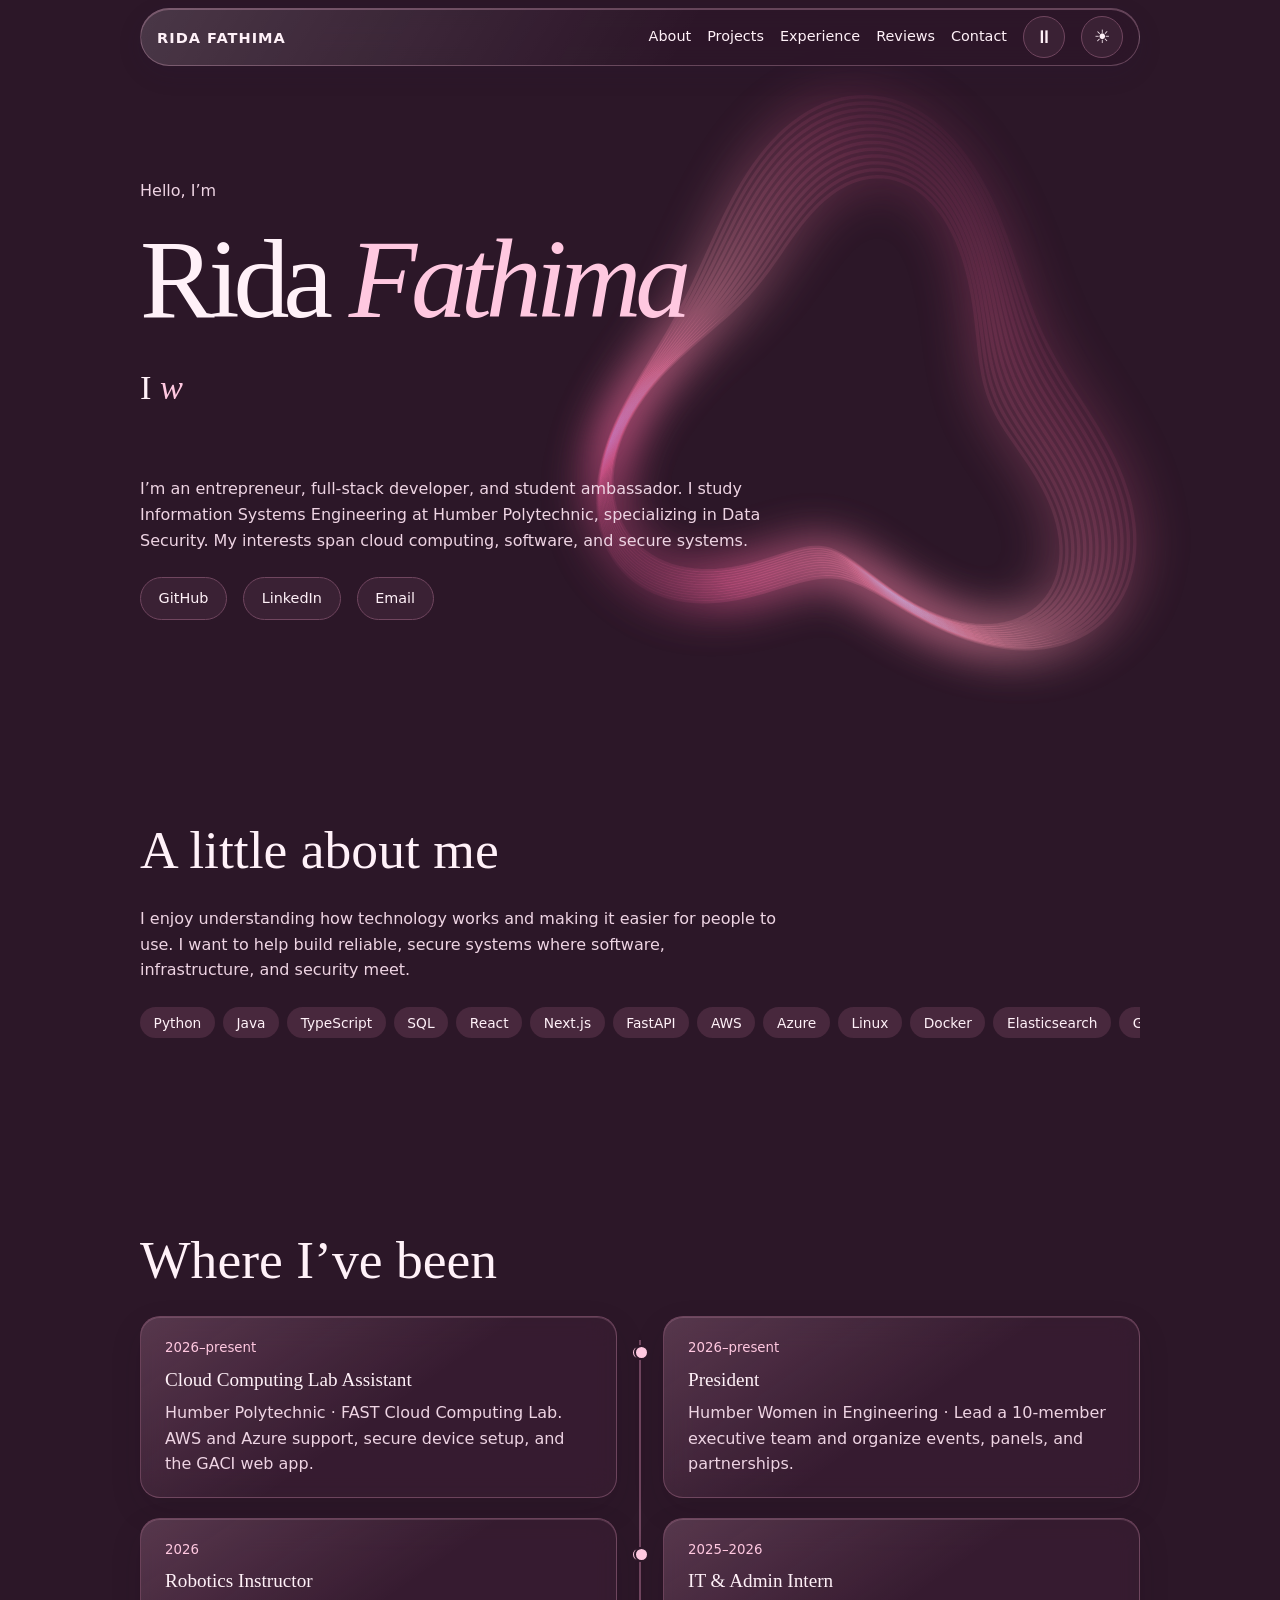
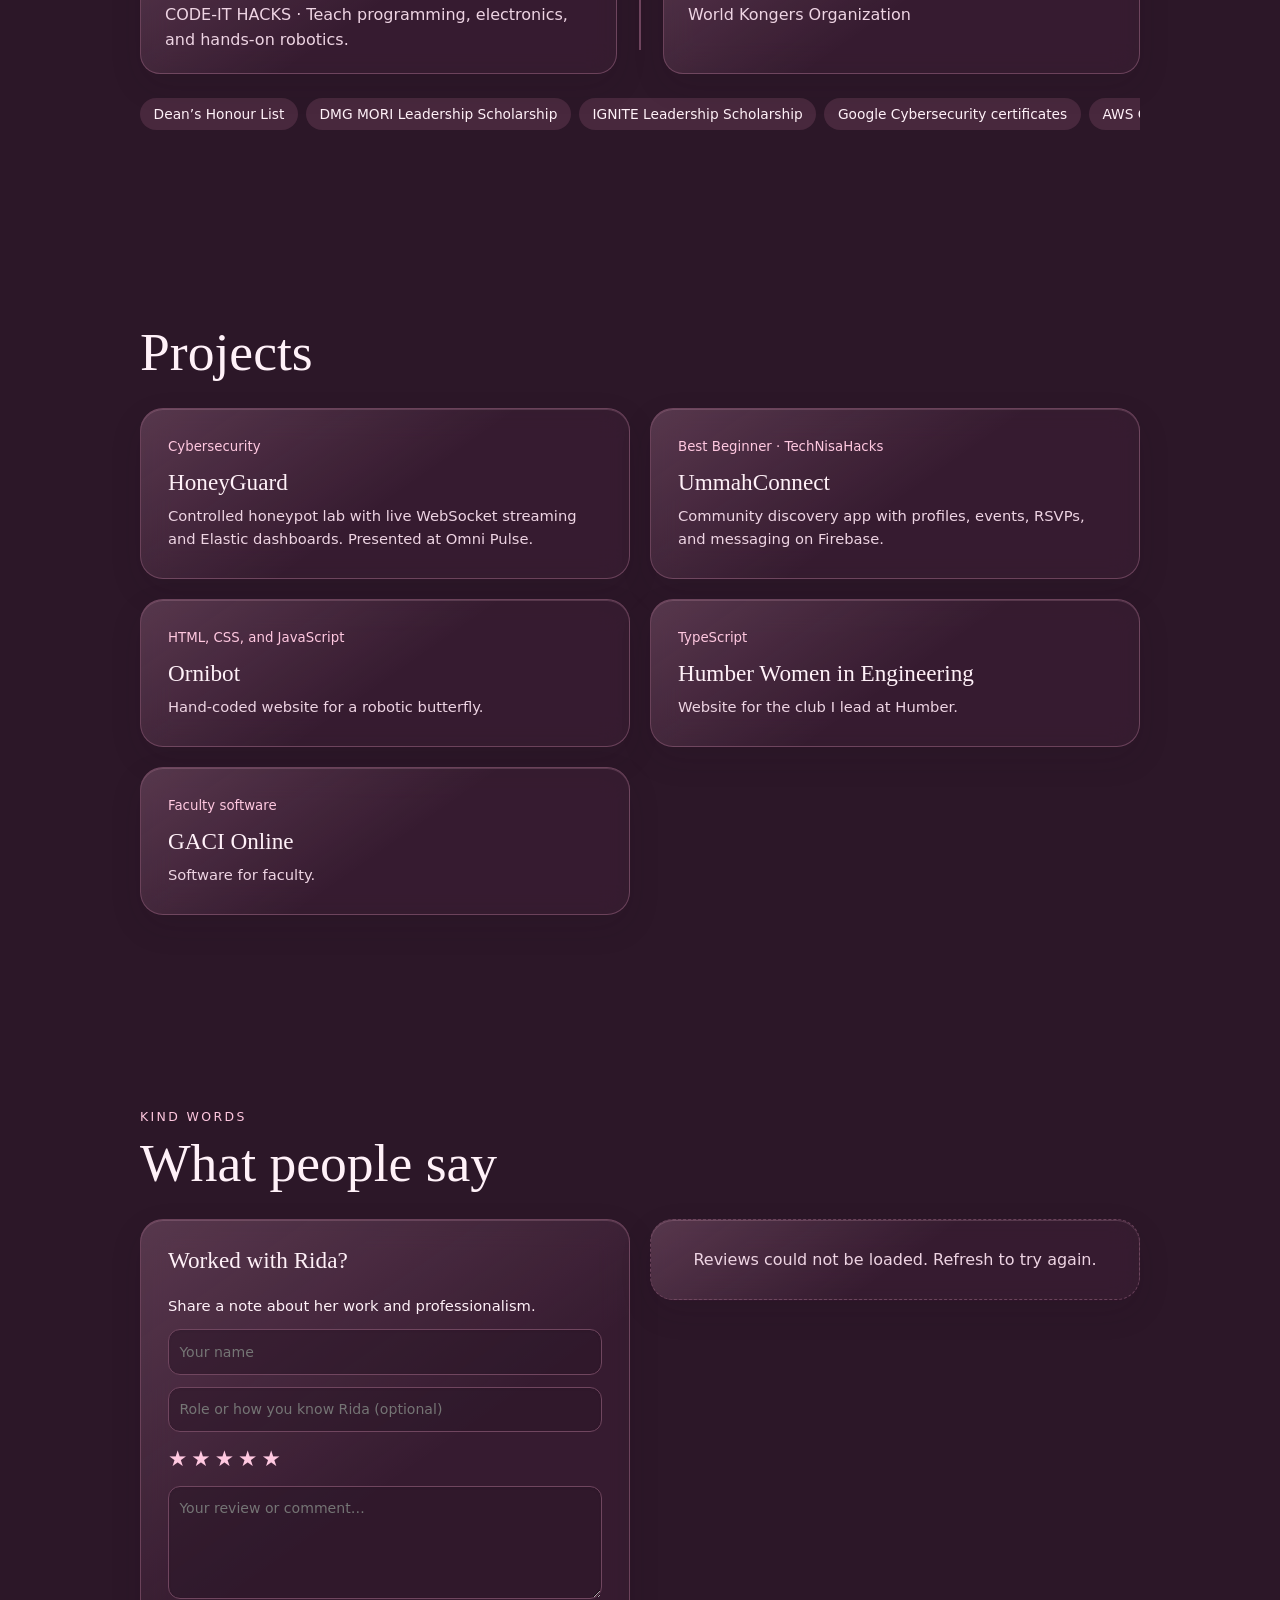
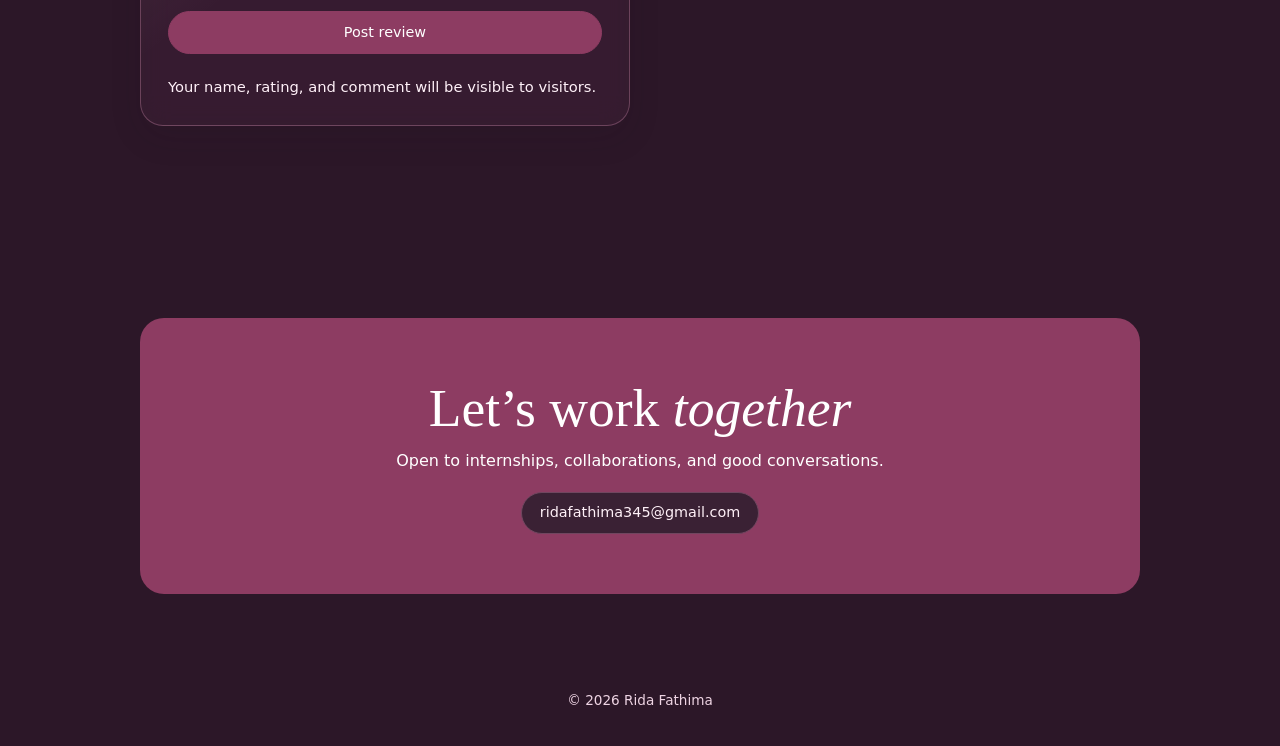
<file: index.html>
<!doctype html>
<html lang="en" data-theme="dark"><head><meta charset="utf-8"><meta name="viewport" content="width=device-width,initial-scale=1">
<meta name="description" content="Rida Fathima, entrepreneur, full-stack developer, and student ambassador at Humber Polytechnic.">
<title>Rida Fathima | Portfolio</title>
<script src="assets/theme.js"></script>
<style>
:root{color-scheme:light;--paper:#faf5ec;--card:#fdfaf6;--ink:#2c201b;--muted:#66544a;--accent:#aa5144;--line:#e5d5c8;--tint:#f3e5da;--serif:Georgia,'Times New Roman',serif}
*{box-sizing:border-box} html{scroll-behavior:smooth} body{margin:0;background:var(--paper);color:var(--ink);font:1rem/1.6 system-ui,sans-serif} a{color:inherit} :focus-visible{outline:2px solid var(--accent);outline-offset:4px}
.wrap{width:min(100% - 40px,1000px);margin-inline:auto} .top{position:sticky;top:0;z-index:2;background:#faf5ecf2;backdrop-filter:blur(12px)}
nav{display:flex;justify-content:space-between;align-items:center;gap:14px;min-height:62px} nav a{text-decoration:none} nav a:hover,.project a:hover{color:var(--accent);text-decoration:underline;text-underline-offset:.25em} .wordmark{font:italic 1.25rem var(--serif)}
.links,.pills{display:flex;flex-wrap:wrap;align-items:center;gap:8px 16px} .links{font-size:.9rem}
header{background:radial-gradient(ellipse at 100% 0,#f6ddd580,transparent 42%)} .hero{min-height:min(650px,85vh);display:grid;align-content:center;justify-items:start;padding-block:65px}
h1,h2,h3,p{margin:0} h1,h2,h3{font-family:var(--serif);font-weight:400;line-height:1.12}
h1{font-size:clamp(3.3rem,9vw,7rem);letter-spacing:-.055em;margin:.12em 0 .23em} h2{font-size:clamp(2.1rem,5vw,3.35rem);margin-bottom:26px} h3{font-size:1.45rem} em{font-weight:inherit;color:var(--accent)}
.hero-role{font:clamp(1.5rem,4vw,2.15rem) var(--serif);margin-bottom:22px;animation:slide 1.2s ease-out both}
@keyframes slide{from{transform:translateX(32px);opacity:0}to{transform:translateX(0);opacity:1}}
.lead,.muted,.project p,.job p{color:var(--muted)} .lead{max-width:63ch} .availability{margin:16px 0 24px;background:var(--tint);padding:.35em .9em;border-radius:999px;font-size:.85rem}
.button{display:inline-block;text-decoration:none;border:1px solid var(--line);border-radius:999px;padding:.55rem 1.1rem;background:var(--card);font:inherit;font-size:.9rem;cursor:pointer;color:var(--ink)} .button.primary{background:var(--accent);color:white;border-color:var(--accent)} .button:hover{box-shadow:0 0 0 2px var(--line)}
main section{padding-block:clamp(47px,8vw,96px);scroll-margin-top:65px} .pills{list-style:none;padding:0;margin:24px 0 0;gap:8px} .pills li{padding:.3rem .85rem;border-radius:999px;background:var(--tint);font-size:.86rem}
.jobs{margin:0;padding:0;list-style:none;border-top:1px solid var(--line)} .job{display:grid;grid-template-columns:minmax(155px,1fr) 2fr auto;gap:20px;padding:20px 0;border-bottom:1px solid var(--line)} .job h3{font-size:1.2rem}.job small{color:var(--muted);white-space:nowrap}
.grid,.review-layout{display:grid;grid-template-columns:repeat(2,minmax(0,1fr));gap:20px;align-items:start}.grid{align-items:stretch}
.project,.review-form,.empty{padding:clamp(18px,3vw,27px);border:1px solid var(--line);border-radius:23px;background:var(--card)} .project p,.review-form p{margin-top:9px;font-size:.92rem} .project a{text-decoration:none}.project small{display:block;color:var(--accent);margin-bottom:12px}
.lab{margin-top:22px}.lab summary{cursor:pointer;font-weight:650}.lab p{margin-top:10px}
.review-form{display:grid;gap:12px}.review-form label{display:grid;gap:5px;font-size:.88rem}.review-form input:not([type=radio],[type=checkbox]),textarea{width:100%;background:var(--paper);color:var(--ink);border:1px solid var(--line);border-radius:12px;padding:.65rem;font:inherit}.review-form textarea{resize:vertical}.review-form fieldset{margin:0;padding:0;border:0}.review-form legend{font-size:.88rem}.rating{display:flex;flex-wrap:wrap;gap:10px}.rating label,.review-form .review-consent{display:flex;align-items:flex-start;gap:4px}.review-form input{accent-color:var(--accent)} #review-status:empty{display:none}.empty{border-style:dashed;text-align:center;background:transparent;color:var(--muted)}
.contact{background:var(--accent);color:#fff;text-align:center;padding:clamp(26px,7vw,60px);border-radius:24px}.contact h2{margin-bottom:10px}.contact em{color:inherit}.contact .button{margin-top:18px;overflow-wrap:anywhere} footer{text-align:center;color:var(--muted);padding:0 20px 34px;font-size:.85rem}
@media(max-width:650px){.wrap{width:calc(100% - 30px)}.grid,.review-layout,.job{grid-template-columns:1fr}.job{gap:6px}.hero{min-height:0}.links{gap:10px}nav{flex-wrap:wrap}}
@media(prefers-reduced-motion:reduce){html{scroll-behavior:auto}.hero-role{animation:none}}

.hero-role { animation:none; margin-bottom:22px; min-height:2.5em; }
.hero-role + .visually-hidden + .lead { margin-bottom:24px; }
#typed-role[data-typing] { border-right:.06em solid currentColor; padding-right:.09em; }
.visually-hidden { position:absolute; width:1px; height:1px; clip-path:inset(50%); overflow:hidden; white-space:nowrap; }
.jobs { position:relative; display:grid; grid-template-columns:repeat(2,minmax(0,1fr)); gap:20px 46px; border:0; }
.jobs::before { content:""; position:absolute; top:24px; bottom:24px; width:2px; left:calc(50% - 1px); background:var(--line); }
.job { position:relative; display:flex; flex-direction:column; gap:10px; border:1px solid var(--line); border-radius:20px; background:var(--card); padding:20px 24px; }
.job::before { content:""; position:absolute; width:11px; height:11px; border-radius:50%; left:-30px; top:28px; background:var(--accent); border:2px solid var(--paper); }
.job:nth-child(odd)::before { left:auto; right:-30px; }
.job small { order:-1; color:var(--accent); }
@media(max-width:650px) {
  .jobs { grid-template-columns:1fr; gap:12px; padding-left:24px; }
  .jobs::before { left:5px; }
  .job::before,.job:nth-child(odd)::before { left:-26px; right:auto; }
}

:root { --paper:#f8f3fb; --card:#fffbff; --ink:#2e2038; --muted:#5f506b; --accent:#704484; --line:#dfd0e7; --tint:#eee1f4; --nav:#f8f3fbf2; --hero-glow:#dcc5edaa; --accent-fill:#704484; }
:root[data-theme="dark"] { color-scheme:dark; --paper:#201727; --card:#2d2236; --ink:#f6ebfa; --muted:#ddcbe5; --accent:#ddb5eb; --line:#624f6c; --tint:#3d2b49; --nav:#201727f2; --hero-glow:#65427882; --accent-fill:#77468c; }
.top { background:var(--nav); }
header { background:radial-gradient(ellipse at 100% 0,var(--hero-glow),transparent 48%); }
.button.primary,.contact { background:var(--accent-fill); color:white; border-color:var(--accent-fill); }
.theme-switch { width:42px; height:42px; padding:0; font-size:1.15rem; }
.project-link { display:block; color:inherit; text-decoration:none; }
.project-link:hover,.project-link:focus-visible { border-color:var(--accent); }
.project-link:hover h3 { color:var(--accent); text-decoration:underline; text-underline-offset:.2em; }
.project-detail { max-width:740px; min-height:60vh; }
.project-detail h1 { font-size:clamp(2.7rem,7vw,5rem); }
.project-detail h2 { font-size:1.75rem; margin:28px 0 10px; }
.project-detail p { margin-bottom:16px; }

:root {
  --paper:#f1edf8; --card:#fcfaff; --ink:#281e38; --muted:#554865;
  --line:#d9cce8; --tint:#e7def3; --accent:#653a96; --accent-fill:#633b8a;
  --nav:#f1edf8c7; --hero-glow:#c9b3eb9c; --glass-rim:#fffc;
}
:root[data-theme="dark"] {
  --paper:#1d1828; --card:#292235; --ink:#f3edf9; --muted:#d4c7e3;
  --line:#5b4b6c; --tint:#362b45; --accent:#dfc1ff; --accent-fill:#71469a;
  --nav:#1d1828c7; --hero-glow:#65468791; --glass-rim:#dbbef042;
}
html { scrollbar-width:none; }
html::-webkit-scrollbar { display:none; }
.top {
  background:var(--nav); border-bottom:1px solid var(--glass-rim);
  -webkit-backdrop-filter:blur(18px) saturate(145%);
  backdrop-filter:blur(18px) saturate(145%);
  box-shadow:0 6px 22px #26183713,inset 0 1px 0 var(--glass-rim);
}
.button,.project-link {
  transition:transform 180ms ease,box-shadow 180ms ease,border-color 180ms ease;
}
@media (hover:hover) {
  .button:hover,.project-link:hover { transform:translateY(-3px); }
  .project-link:hover { box-shadow:0 12px 28px #34204218; }
}
.marquee-window { overflow:hidden; margin-top:24px; }
.marquee-track { display:flex; width:max-content; min-width:200%; animation:marquee-scroll 32s linear infinite; }
.marquee-track .pills { flex:1 0 auto; flex-wrap:nowrap; margin:0; padding-inline-end:8px; }
.marquee-track li { white-space:nowrap; }
.marquee-window:is(:hover,:focus-within) .marquee-track { animation-play-state:paused; }
@keyframes marquee-scroll { to { transform:translateX(-50%); } }
@media(prefers-reduced-motion:reduce) {
  .button,.project-link { transition:none; }
  .button:hover,.project-link:hover { transform:none; }
  .marquee-track { width:auto; min-width:0; animation:none; }
  .marquee-track .pills { flex-wrap:wrap; }
  .marquee-track [aria-hidden="true"] { display:none; }
}

.top { background:none; border:0; box-shadow:none; backdrop-filter:none; padding:8px 0; }
.top nav { min-height:58px; padding:5px 16px; border:1px solid var(--glass-rim); border-radius:30px;
  background:linear-gradient(120deg,#ffffff24,transparent 55%),var(--nav);
  backdrop-filter:blur(22px) saturate(155%); -webkit-backdrop-filter:blur(22px) saturate(155%);
  box-shadow:inset 0 1px 0 var(--glass-rim),0 8px 24px #29183e20; }
.top .wordmark { font:700 .91rem system-ui,sans-serif; letter-spacing:.07em; text-transform:uppercase; white-space:nowrap; }
main section { scroll-margin-top:105px; }
.project { background:color-mix(in srgb,var(--card) 78%,transparent); box-shadow:inset 0 1px 0 var(--glass-rim); }
.hero-role button { font:inherit; color:inherit; background:none; border:0; padding:0; cursor:pointer; text-align:left; }
.review-form .button { width:100%; }
.review-form .button:disabled { opacity:.65; cursor:default; box-shadow:none; transform:none; }
.reviews-kicker { color:var(--accent); text-transform:uppercase; letter-spacing:.19em; font-size:.78rem; margin-bottom:6px; }
.rating { display:flex; gap:4px; }
.rating label { position:relative; display:inline-flex; cursor:pointer; }
.rating input { position:absolute; opacity:0; }
.rating span { color:var(--accent); font-size:1.35rem; line-height:1.4; }
.rating input:focus-visible + span { outline:2px solid var(--accent); outline-offset:3px; }
.rating label:has(~ label input:checked) span,.rating label:has(input:checked) span { color:var(--accent); }
.rating:has(input:checked) label:has(input:not(:checked)):not(:has(~ label input:checked)) span { opacity:.42; }
.reviews-feed { display:grid; gap:12px; }
.review-entry p { margin-top:8px; white-space:pre-wrap; overflow-wrap:anywhere; }
@media(max-width:650px) { .top nav { gap:4px; padding:8px 12px; } .top .links { gap:7px 10px; } main section { scroll-margin-top:125px; } }
</style>
<link rel="stylesheet" href="assets/aurora.css">
<script defer src="assets/aurora.js"></script>
</head><body>
<canvas class="aurora" aria-hidden="true"></canvas>
<div class="top"><nav class="wrap" aria-label="Portfolio navigation"><a class="wordmark" href="#home">Rida Fathima</a><div class="links"><a href="#about">About</a><a href="#work">Projects</a><a href="#experience">Experience</a><a href="#reviews">Reviews</a><a href="#contact">Contact</a><button id="background-motion" type="button" class="button theme-switch" hidden></button><button id="theme" type="button" class="button theme-switch" aria-label="Switch color theme" hidden>☾</button></div></nav></div>
<header id="home"><div class="wrap hero">
<p class="muted">Hello, I’m</p><h1>Rida <em>Fathima</em></h1>
<p class="hero-role"><button id="type-toggle" type="button" aria-label="Pause changing introduction">I <em id="typed-role" aria-hidden="true">work in the cloud</em></button></p>
<p class="visually-hidden">My work spans cloud computing, secure systems, and Women in Engineering leadership.</p>
<p class="lead">I’m an entrepreneur, full-stack developer, and student ambassador. I study Information Systems Engineering at Humber Polytechnic, specializing in Data Security. My interests span cloud computing, software, and secure systems.</p>
<div class="links"><a class="button" href="https://github.com/Rida-2006?tab=repositories">GitHub</a><a class="button" href="https://www.linkedin.com/in/rida-fathima-204228314/">LinkedIn</a><a class="button" href="mailto:ridafathima345@gmail.com">Email</a></div>
</div></header>
<main class="wrap">
<section id="about"><h2>A little about me</h2><p class="lead">I enjoy understanding how technology works and making it easier for people to use. I want to help build reliable, secure systems where software, infrastructure, and security meet.</p>
<div class="marquee-window" tabindex="0" aria-label="Scrolling technical skills"><div class="marquee-track"><ul class="pills" aria-label="Technical skills"><li>Python</li><li>Java</li><li>TypeScript</li><li>SQL</li><li>React</li><li>Next.js</li><li>FastAPI</li><li>AWS</li><li>Azure</li><li>Linux</li><li>Docker</li><li>Elasticsearch</li><li>Git</li><li>Raspberry Pi</li></ul><ul class="pills" aria-hidden="true"><li>Python</li><li>Java</li><li>TypeScript</li><li>SQL</li><li>React</li><li>Next.js</li><li>FastAPI</li><li>AWS</li><li>Azure</li><li>Linux</li><li>Docker</li><li>Elasticsearch</li><li>Git</li><li>Raspberry Pi</li></ul></div></div></section>
<section id="experience"><h2>Where I’ve been</h2><ol class="jobs" aria-label="Experience timeline">
<li class="job"><h3>Cloud Computing Lab Assistant</h3><p>Humber Polytechnic · FAST Cloud Computing Lab. AWS and Azure support, secure device setup, and the GACI web app.</p><small>2026–present</small></li>
<li class="job"><h3>President</h3><p>Humber Women in Engineering · Lead a 10-member executive team and organize events, panels, and partnerships.</p><small>2026–present</small></li>
<li class="job"><h3>Robotics Instructor</h3><p>CODE-IT HACKS · Teach programming, electronics, and hands-on robotics.</p><small>2026</small></li>
<li class="job"><h3>IT &amp; Admin Intern</h3><p>World Kongers Organization</p><small>2025–2026</small></li>
</ol><div class="marquee-window" tabindex="0" aria-label="Scrolling awards and training"><div class="marquee-track"><ul class="pills" aria-label="Awards and training"><li>Dean’s Honour List</li><li>DMG MORI Leadership Scholarship</li><li>IGNITE Leadership Scholarship</li><li>Google Cybersecurity certificates</li><li>AWS Cloud 101</li></ul><ul class="pills" aria-hidden="true"><li>Dean’s Honour List</li><li>DMG MORI Leadership Scholarship</li><li>IGNITE Leadership Scholarship</li><li>Google Cybersecurity certificates</li><li>AWS Cloud 101</li></ul></div></div></section>
<section id="work"><h2>Projects</h2><div class="grid">
<a class="project project-link" href="projects/honeyguard.html"><small>Cybersecurity</small><h3>HoneyGuard</h3><p>Controlled honeypot lab with live WebSocket streaming and Elastic dashboards. Presented at Omni Pulse.</p></a>
<a class="project project-link" href="projects/ummahconnect.html"><small>Best Beginner · TechNisaHacks</small><h3>UmmahConnect</h3><p>Community discovery app with profiles, events, RSVPs, and messaging on Firebase.</p></a>
<a class="project project-link" href="projects/ornibot.html"><small>HTML, CSS, and JavaScript</small><h3>Ornibot</h3><p>Hand-coded website for a robotic butterfly.</p></a>
<a class="project project-link" href="projects/women-in-engineering.html"><small>TypeScript</small><h3>Humber Women in Engineering</h3><p>Website for the club I lead at Humber.</p></a>
<a class="project project-link" href="projects/gaci-online.html"><small>Faculty software</small><h3>GACI Online</h3><p>Software for faculty.</p></a>
</div></section>
<section id="reviews">
<p class="reviews-kicker">Kind words</p><h2>What people say</h2>
<div class="review-layout">
<form class="review-form" id="review-form" data-endpoint="https://plain-darkness-1f49.ridafathima345.workers.dev/reviews">
<h3>Worked with Rida?</h3><p>Share a note about her work and professionalism.</p>
<label><input aria-label="Your name" placeholder="Your name" name="name" required maxlength="80" autocomplete="name"></label>
<label><input aria-label="Role or how you know Rida (optional)" placeholder="Role or how you know Rida (optional)" name="context" maxlength="120"></label>
<fieldset><legend class="visually-hidden">Rating</legend><div class="rating">
<label><input type="radio" name="rating" value="1" aria-label="1 out of 5 stars"><span aria-hidden="true">★</span></label><label><input type="radio" name="rating" value="2" aria-label="2 out of 5 stars"><span aria-hidden="true">★</span></label><label><input type="radio" name="rating" value="3" aria-label="3 out of 5 stars"><span aria-hidden="true">★</span></label><label><input type="radio" name="rating" value="4" aria-label="4 out of 5 stars"><span aria-hidden="true">★</span></label><label><input type="radio" name="rating" value="5" aria-label="5 out of 5 stars" checked><span aria-hidden="true">★</span></label>
</div></fieldset>
<label><textarea aria-label="Your review or comment" placeholder="Your review or comment…" name="body" rows="4" required maxlength="1000"></textarea></label>
<button type="submit" class="button primary" disabled>Post review</button>
<p id="review-status" role="status">Your name, rating, and comment will be visible to visitors.</p>
</form>
<div id="reviews-feed" class="reviews-feed" aria-live="polite"><p class="empty">Loading reviews…</p></div>
</div></section>
<section id="contact"><div class="contact"><h2>Let’s work <em>together</em></h2><p>Open to internships, collaborations, and good conversations.</p><a class="button" href="mailto:ridafathima345@gmail.com">ridafathima345@gmail.com</a></div></section>
</main><footer>© 2026 Rida Fathima</footer>
<script>
const role = document.getElementById("typed-role");
const typeToggle = document.getElementById("type-toggle");
const motion = matchMedia("(prefers-reduced-motion: reduce)");
const phrases = ["work in the cloud", "build secure systems", "develop software", "teach robotics", "lead Women in Engineering"];
let phrase = 0, deleting = true, timer, paused = false;
function schedule(delay) {
  clearTimeout(timer);
  if (!paused && !motion.matches && !document.hidden) timer = setTimeout(typeStep, delay);
}
function typeStep() {
  const text = role.textContent;
  if (deleting) {
    role.textContent = text.slice(0, -1);
    if (text.length === 1) {
      phrase = (phrase + 1) % phrases.length;
      deleting = false;
      schedule(220);
    } else schedule(34);
    return;
  }
  role.textContent = phrases[phrase].slice(0, text.length + 1);
  deleting = role.textContent === phrases[phrase];
  schedule(deleting ? 1700 : 55);
}
function refreshTyping() {
  if (motion.matches) {
    phrase = 0;
    deleting = true;
    role.textContent = phrases[0];
  }
  typeToggle.disabled = motion.matches;
  typeToggle.setAttribute("aria-label", paused ? "Resume changing introduction" : "Pause changing introduction");
  schedule(900);
}
typeToggle.addEventListener("click", () => { paused = !paused; refreshTyping(); });
motion.addEventListener("change", refreshTyping);
document.addEventListener("visibilitychange", refreshTyping);
refreshTyping();

const form = document.getElementById("review-form");
const endpoint = form.dataset.endpoint;
const reviewStatus = document.getElementById("review-status");
const feed = document.getElementById("reviews-feed");
const post = form.querySelector('button[type="submit"]');
const savedReviewKey = "portfolio-submitted-reviews";
let ownReviews = [];
try {
  const saved = JSON.parse(localStorage.getItem(savedReviewKey));
  if (Array.isArray(saved)) ownReviews = saved;
} catch {}
let publicReviews = [];
let feedMessage = "Loading reviews…";
let feedRequest = 0;

function sameReview(local, published) {
  if (local.id != null) return local.id === published.id;
  return local.name === published.name && local.context === published.context &&
    local.body === published.body && Number(local.rating) === published.rating;
}

function renderReviews() {
  const items = [...ownReviews.filter(local => !publicReviews.some(item => sameReview(local, item))),
    ...publicReviews];
  feed.replaceChildren();
  if (!items.length) {
    const notice = document.createElement("p");
    notice.className = "empty";
    notice.textContent = feedMessage;
    feed.append(notice);
    return;
  }
  for (const item of items) {
    const entry = document.createElement("article");
    entry.className = "project review-entry";
    const name = document.createElement("h3");
    name.textContent = item.name;
    const meta = document.createElement("p");
    meta.textContent = [item.context, item.rating + " out of 5 stars"].filter(Boolean).join(" · ");
    const body = document.createElement("p");
    body.textContent = item.body;
    entry.append(name, meta, body);
    if (ownReviews.includes(item)) {
      const pending = document.createElement("p");
      pending.textContent = "Awaiting publication · visible in this browser";
      entry.append(pending);
    }
    feed.append(entry);
  }
}
async function refreshReviews() {
  const request = ++feedRequest;
  try {
    const result = await fetch(endpoint, { signal: AbortSignal.timeout(10000) });
    if (!result.ok) throw new Error("Reviews unavailable");
    const items = await result.json();
    if (!Array.isArray(items)) throw new Error("Unexpected review response");
    if (request !== feedRequest) return;
    publicReviews = items;
    if (items.some(item => item.id != null)) {
      ownReviews = ownReviews.filter(local => !items.some(item => sameReview(local, item)));
      try { localStorage.setItem(savedReviewKey, JSON.stringify(ownReviews)); } catch {}
    }
    feedMessage = "No reviews yet.";
  } catch {
    if (request !== feedRequest) return;
    feedMessage = "Reviews could not be loaded. Refresh to try again.";
  }
  renderReviews();
}

form.addEventListener("submit", async event => {
  event.preventDefault();
  if (post.disabled) return;
  const review = Object.fromEntries(new FormData(form));
  review.name = review.name.trim();
  review.context = review.context.trim();
  review.body = review.body.trim();
  if (!review.name || !review.body) {
    reviewStatus.textContent = "Enter your name and a review before posting.";
    form.elements[review.name ? "body" : "name"].focus();
    return;
  }

  post.disabled = true;
  reviewStatus.textContent = "Sending your review…";
  try {
    const result = await fetch(endpoint, {
      method: "POST",
      headers: { "Content-Type": "application/json" },
      body: JSON.stringify(review)
    });
    const receipt = await result.json();
    if (result.status !== 201 || receipt.submitted !== true) {
      throw new Error("Submission failed");
    }
    if (receipt.review) {
      publicReviews = [receipt.review, ...publicReviews.filter(item => item.id !== receipt.review.id)];
      reviewStatus.textContent = "Your review is published.";
    } else {
      ownReviews.unshift(review);
      try { localStorage.setItem(savedReviewKey, JSON.stringify(ownReviews)); } catch {}
      reviewStatus.textContent = "Your review is visible here while it awaits publication.";
    }
    renderReviews();
    form.reset();
    void refreshReviews();
  } catch {
    reviewStatus.textContent = "Your review could not be confirmed. Your text is still here.";
  } finally {
    post.disabled = false;
  }
});
post.disabled = false;
renderReviews();
void refreshReviews();
</script></body></html>
</file>
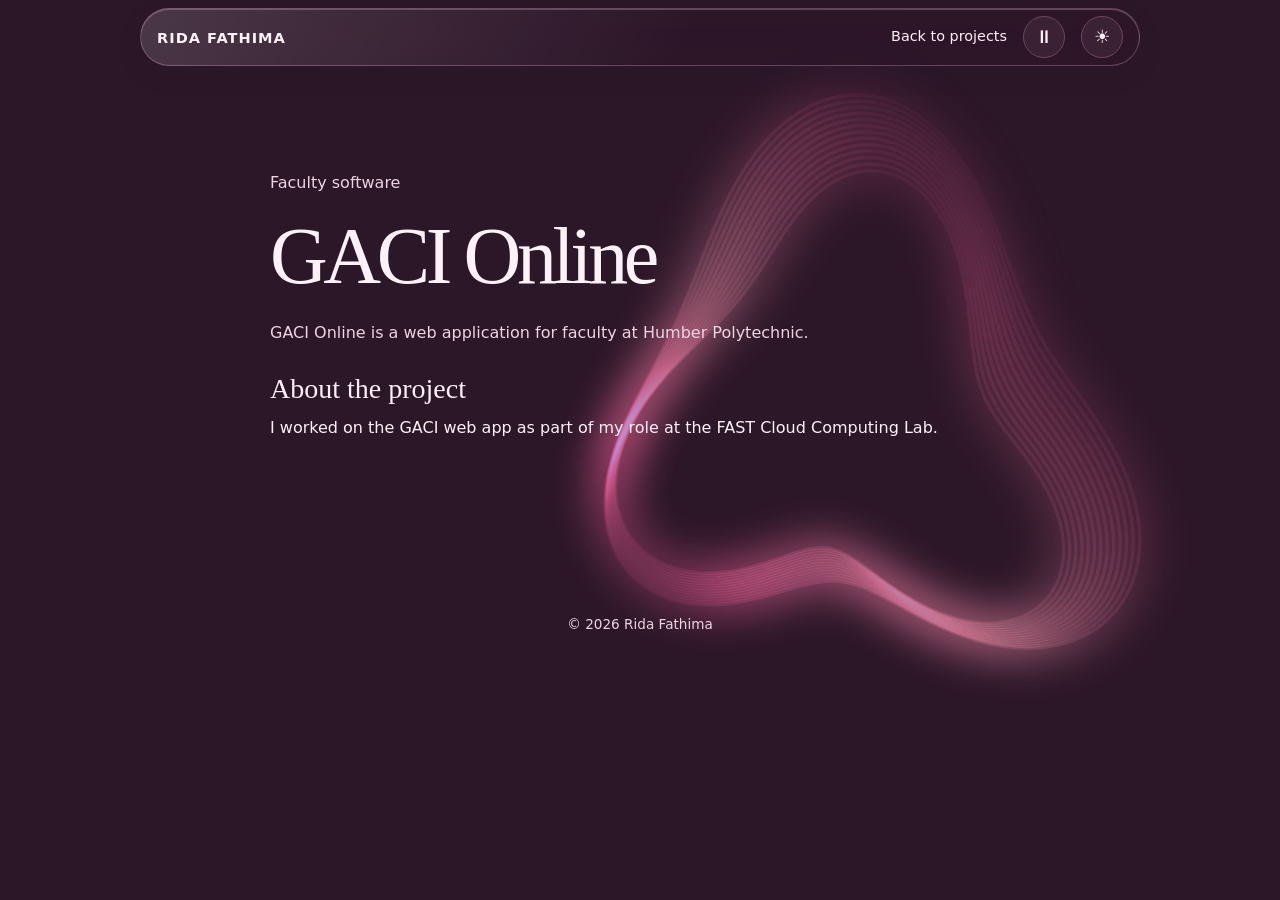
<file: projects/gaci-online.html>
<!doctype html>
<html lang="en" data-theme="dark"><head><meta charset="utf-8"><meta name="viewport" content="width=device-width,initial-scale=1">
<meta name="description" content="Software for faculty.">
<title>GACI Online | Rida Fathima</title>
<script src="../assets/theme.js"></script>
<style>
:root{color-scheme:light;--paper:#faf5ec;--card:#fdfaf6;--ink:#2c201b;--muted:#66544a;--accent:#aa5144;--line:#e5d5c8;--tint:#f3e5da;--serif:Georgia,'Times New Roman',serif}
*{box-sizing:border-box} html{scroll-behavior:smooth} body{margin:0;background:var(--paper);color:var(--ink);font:1rem/1.6 system-ui,sans-serif} a{color:inherit} :focus-visible{outline:2px solid var(--accent);outline-offset:4px}
.wrap{width:min(100% - 40px,1000px);margin-inline:auto} .top{position:sticky;top:0;z-index:2;background:#faf5ecf2;backdrop-filter:blur(12px)}
nav{display:flex;justify-content:space-between;align-items:center;gap:14px;min-height:62px} nav a{text-decoration:none} nav a:hover,.project a:hover{color:var(--accent);text-decoration:underline;text-underline-offset:.25em} .wordmark{font:italic 1.25rem var(--serif)}
.links,.pills{display:flex;flex-wrap:wrap;align-items:center;gap:8px 16px} .links{font-size:.9rem}
header{background:radial-gradient(ellipse at 100% 0,#f6ddd580,transparent 42%)} .hero{min-height:min(650px,85vh);display:grid;align-content:center;justify-items:start;padding-block:65px}
h1,h2,h3,p{margin:0} h1,h2,h3{font-family:var(--serif);font-weight:400;line-height:1.12}
h1{font-size:clamp(3.3rem,9vw,7rem);letter-spacing:-.055em;margin:.12em 0 .23em} h2{font-size:clamp(2.1rem,5vw,3.35rem);margin-bottom:26px} h3{font-size:1.45rem} em{font-weight:inherit;color:var(--accent)}
.hero-role{font:clamp(1.5rem,4vw,2.15rem) var(--serif);margin-bottom:22px;animation:slide 1.2s ease-out both}
@keyframes slide{from{transform:translateX(32px);opacity:0}to{transform:translateX(0);opacity:1}}
.lead,.muted,.project p,.job p{color:var(--muted)} .lead{max-width:63ch} .availability{margin:16px 0 24px;background:var(--tint);padding:.35em .9em;border-radius:999px;font-size:.85rem}
.button{display:inline-block;text-decoration:none;border:1px solid var(--line);border-radius:999px;padding:.55rem 1.1rem;background:var(--card);font:inherit;font-size:.9rem;cursor:pointer;color:var(--ink)} .button.primary{background:var(--accent);color:white;border-color:var(--accent)} .button:hover{box-shadow:0 0 0 2px var(--line)}
main section{padding-block:clamp(47px,8vw,96px);scroll-margin-top:65px} .pills{list-style:none;padding:0;margin:24px 0 0;gap:8px} .pills li{padding:.3rem .85rem;border-radius:999px;background:var(--tint);font-size:.86rem}
.jobs{margin:0;padding:0;list-style:none;border-top:1px solid var(--line)} .job{display:grid;grid-template-columns:minmax(155px,1fr) 2fr auto;gap:20px;padding:20px 0;border-bottom:1px solid var(--line)} .job h3{font-size:1.2rem}.job small{color:var(--muted);white-space:nowrap}
.grid,.review-layout{display:grid;grid-template-columns:repeat(2,minmax(0,1fr));gap:20px;align-items:start}.grid{align-items:stretch}
.project,.review-form,.empty{padding:clamp(18px,3vw,27px);border:1px solid var(--line);border-radius:23px;background:var(--card)} .project p,.review-form p{margin-top:9px;font-size:.92rem} .project a{text-decoration:none}.project small{display:block;color:var(--accent);margin-bottom:12px}
.lab{margin-top:22px}.lab summary{cursor:pointer;font-weight:650}.lab p{margin-top:10px}
.review-form{display:grid;gap:12px}.review-form label{display:grid;gap:5px;font-size:.88rem}.review-form input:not([type=radio],[type=checkbox]),textarea{width:100%;background:var(--paper);color:var(--ink);border:1px solid var(--line);border-radius:12px;padding:.65rem;font:inherit}.review-form textarea{resize:vertical}.review-form fieldset{margin:0;padding:0;border:0}.review-form legend{font-size:.88rem}.rating{display:flex;flex-wrap:wrap;gap:10px}.rating label,.review-form .review-consent{display:flex;align-items:flex-start;gap:4px}.review-form input{accent-color:var(--accent)} #review-status:empty{display:none}.empty{border-style:dashed;text-align:center;background:transparent;color:var(--muted)}
.contact{background:var(--accent);color:#fff;text-align:center;padding:clamp(26px,7vw,60px);border-radius:24px}.contact h2{margin-bottom:10px}.contact em{color:inherit}.contact .button{margin-top:18px;overflow-wrap:anywhere} footer{text-align:center;color:var(--muted);padding:0 20px 34px;font-size:.85rem}
@media(max-width:650px){.wrap{width:calc(100% - 30px)}.grid,.review-layout,.job{grid-template-columns:1fr}.job{gap:6px}.hero{min-height:0}.links{gap:10px}nav{flex-wrap:wrap}}
@media(prefers-reduced-motion:reduce){html{scroll-behavior:auto}.hero-role{animation:none}}

.hero-role { animation:none; margin-bottom:22px; min-height:2.5em; }
.hero-role + .visually-hidden + .lead { margin-bottom:24px; }
#typed-role[data-typing] { border-right:.06em solid currentColor; padding-right:.09em; }
.visually-hidden { position:absolute; width:1px; height:1px; clip-path:inset(50%); overflow:hidden; white-space:nowrap; }
.jobs { position:relative; display:grid; grid-template-columns:repeat(2,minmax(0,1fr)); gap:20px 46px; border:0; }
.jobs::before { content:""; position:absolute; top:24px; bottom:24px; width:2px; left:calc(50% - 1px); background:var(--line); }
.job { position:relative; display:flex; flex-direction:column; gap:10px; border:1px solid var(--line); border-radius:20px; background:var(--card); padding:20px 24px; }
.job::before { content:""; position:absolute; width:11px; height:11px; border-radius:50%; left:-30px; top:28px; background:var(--accent); border:2px solid var(--paper); }
.job:nth-child(odd)::before { left:auto; right:-30px; }
.job small { order:-1; color:var(--accent); }
@media(max-width:650px) {
  .jobs { grid-template-columns:1fr; gap:12px; padding-left:24px; }
  .jobs::before { left:5px; }
  .job::before,.job:nth-child(odd)::before { left:-26px; right:auto; }
}

:root { --paper:#f8f3fb; --card:#fffbff; --ink:#2e2038; --muted:#5f506b; --accent:#704484; --line:#dfd0e7; --tint:#eee1f4; --nav:#f8f3fbf2; --hero-glow:#dcc5edaa; --accent-fill:#704484; }
:root[data-theme="dark"] { color-scheme:dark; --paper:#201727; --card:#2d2236; --ink:#f6ebfa; --muted:#ddcbe5; --accent:#ddb5eb; --line:#624f6c; --tint:#3d2b49; --nav:#201727f2; --hero-glow:#65427882; --accent-fill:#77468c; }
.top { background:var(--nav); }
header { background:radial-gradient(ellipse at 100% 0,var(--hero-glow),transparent 48%); }
.button.primary,.contact { background:var(--accent-fill); color:white; border-color:var(--accent-fill); }
.theme-switch { width:42px; height:42px; padding:0; font-size:1.15rem; }
.project-link { display:block; color:inherit; text-decoration:none; }
.project-link:hover,.project-link:focus-visible { border-color:var(--accent); }
.project-link:hover h3 { color:var(--accent); text-decoration:underline; text-underline-offset:.2em; }
.project-detail { max-width:740px; min-height:60vh; }
.project-detail h1 { font-size:clamp(2.7rem,7vw,5rem); }
.project-detail h2 { font-size:1.75rem; margin:28px 0 10px; }
.project-detail p { margin-bottom:16px; }

:root {
  --paper:#f1edf8; --card:#fcfaff; --ink:#281e38; --muted:#554865;
  --line:#d9cce8; --tint:#e7def3; --accent:#653a96; --accent-fill:#633b8a;
  --nav:#f1edf8c7; --hero-glow:#c9b3eb9c; --glass-rim:#fffc;
}
:root[data-theme="dark"] {
  --paper:#1d1828; --card:#292235; --ink:#f3edf9; --muted:#d4c7e3;
  --line:#5b4b6c; --tint:#362b45; --accent:#dfc1ff; --accent-fill:#71469a;
  --nav:#1d1828c7; --hero-glow:#65468791; --glass-rim:#dbbef042;
}
html { scrollbar-width:none; }
html::-webkit-scrollbar { display:none; }
.top {
  background:var(--nav); border-bottom:1px solid var(--glass-rim);
  -webkit-backdrop-filter:blur(18px) saturate(145%);
  backdrop-filter:blur(18px) saturate(145%);
  box-shadow:0 6px 22px #26183713,inset 0 1px 0 var(--glass-rim);
}
.button,.project-link {
  transition:transform 180ms ease,box-shadow 180ms ease,border-color 180ms ease;
}
@media (hover:hover) {
  .button:hover,.project-link:hover { transform:translateY(-3px); }
  .project-link:hover { box-shadow:0 12px 28px #34204218; }
}
.awards-window { overflow:hidden; margin-top:24px; }
.awards-track { display:flex; width:max-content; animation:awards-scroll 32s linear infinite; }
.awards-track .pills { flex:none; flex-wrap:nowrap; margin:0; padding-inline-end:8px; }
.awards-track li { white-space:nowrap; }
.awards-window:is(:hover,:focus-within) .awards-track { animation-play-state:paused; }
@keyframes awards-scroll { to { transform:translateX(-50%); } }
@media(prefers-reduced-motion:reduce) {
  .button,.project-link { transition:none; }
  .button:hover,.project-link:hover { transform:none; }
  .awards-track { width:auto; animation:none; }
  .awards-track .pills { flex-wrap:wrap; }
  .awards-track [aria-hidden="true"] { display:none; }
}

.top { background:none; border:0; box-shadow:none; backdrop-filter:none; padding:8px 0; }
.top nav { min-height:58px; padding:5px 16px; border:1px solid var(--glass-rim); border-radius:30px;
  background:linear-gradient(120deg,#ffffff24,transparent 55%),var(--nav);
  backdrop-filter:blur(22px) saturate(155%); -webkit-backdrop-filter:blur(22px) saturate(155%);
  box-shadow:inset 0 1px 0 var(--glass-rim),0 8px 24px #29183e20; }
.top .wordmark { font:700 .91rem system-ui,sans-serif; letter-spacing:.07em; text-transform:uppercase; white-space:nowrap; }
main section { scroll-margin-top:105px; }
.project { background:color-mix(in srgb,var(--card) 78%,transparent); box-shadow:inset 0 1px 0 var(--glass-rim); }
.hero-role button { font:inherit; color:inherit; background:none; border:0; padding:0; cursor:pointer; text-align:left; }
.review-form .button { width:100%; }
.review-form .button:disabled { opacity:.65; cursor:default; box-shadow:none; transform:none; }
.reviews-kicker { color:var(--accent); text-transform:uppercase; letter-spacing:.19em; font-size:.78rem; margin-bottom:6px; }
.rating { display:flex; gap:4px; }
.rating label { position:relative; display:inline-flex; cursor:pointer; }
.rating input { position:absolute; opacity:0; }
.rating span { color:var(--accent); font-size:1.35rem; line-height:1.4; }
.rating input:focus-visible + span { outline:2px solid var(--accent); outline-offset:3px; }
.rating label:has(~ label input:checked) span,.rating label:has(input:checked) span { color:var(--accent); }
.rating:has(input:checked) label:has(input:not(:checked)):not(:has(~ label input:checked)) span { opacity:.42; }
.reviews-feed { display:grid; gap:12px; }
.review-entry p { margin-top:8px; white-space:pre-wrap; overflow-wrap:anywhere; }
@media(max-width:650px) { .top nav { gap:4px; padding:8px 12px; } .top .links { gap:7px 10px; } main section { scroll-margin-top:125px; } }
</style>
<link rel="stylesheet" href="../assets/aurora.css">
<script defer src="../assets/aurora.js"></script>
</head>
<body>
<canvas class="aurora" aria-hidden="true"></canvas>
<div class="top"><nav class="wrap" aria-label="Portfolio navigation"><a class="wordmark" href="../index.html">Rida Fathima</a><div class="links"><a href="../index.html#work">Back to projects</a><button id="background-motion" type="button" class="button theme-switch" hidden></button><button id="theme" type="button" class="button theme-switch" aria-label="Switch color theme" hidden>☾</button></div></nav></div>
<main class="wrap project-detail"><section><p class="muted">Faculty software</p><h1>GACI Online</h1><p class="lead">GACI Online is a web application for faculty at Humber Polytechnic.</p><h2>About the project</h2><p>I worked on the GACI web app as part of my role at the FAST Cloud Computing Lab.</p></section></main>
<footer>© 2026 Rida Fathima</footer></body></html>
</file>
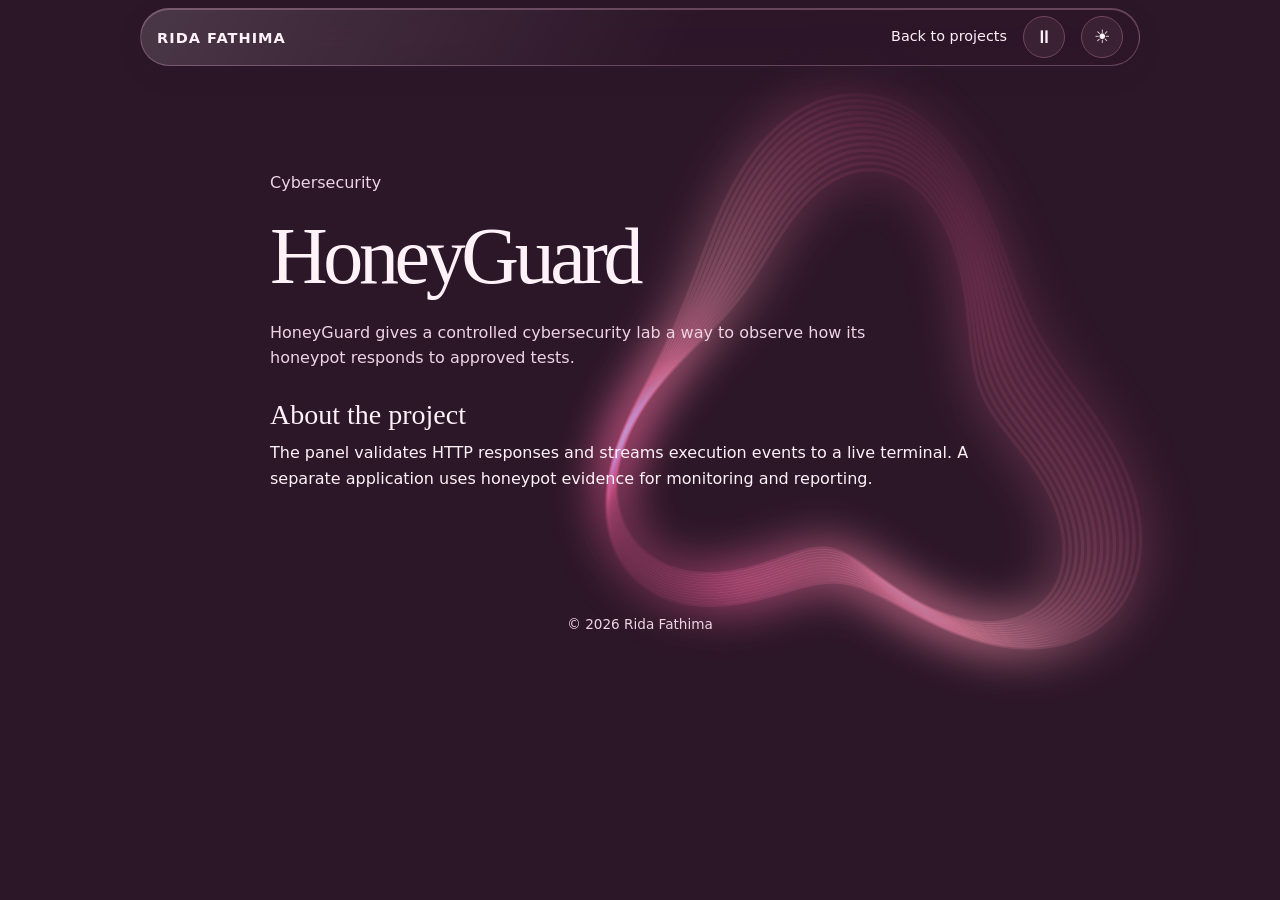
<file: projects/honeyguard.html>
<!doctype html>
<html lang="en" data-theme="dark"><head><meta charset="utf-8"><meta name="viewport" content="width=device-width,initial-scale=1">
<meta name="description" content="Controlled honeypot lab with live WebSocket streaming and Elastic dashboards. Presented at Omni Pulse.">
<title>HoneyGuard | Rida Fathima</title>
<script src="../assets/theme.js"></script>
<style>
:root{color-scheme:light;--paper:#faf5ec;--card:#fdfaf6;--ink:#2c201b;--muted:#66544a;--accent:#aa5144;--line:#e5d5c8;--tint:#f3e5da;--serif:Georgia,'Times New Roman',serif}
*{box-sizing:border-box} html{scroll-behavior:smooth} body{margin:0;background:var(--paper);color:var(--ink);font:1rem/1.6 system-ui,sans-serif} a{color:inherit} :focus-visible{outline:2px solid var(--accent);outline-offset:4px}
.wrap{width:min(100% - 40px,1000px);margin-inline:auto} .top{position:sticky;top:0;z-index:2;background:#faf5ecf2;backdrop-filter:blur(12px)}
nav{display:flex;justify-content:space-between;align-items:center;gap:14px;min-height:62px} nav a{text-decoration:none} nav a:hover,.project a:hover{color:var(--accent);text-decoration:underline;text-underline-offset:.25em} .wordmark{font:italic 1.25rem var(--serif)}
.links,.pills{display:flex;flex-wrap:wrap;align-items:center;gap:8px 16px} .links{font-size:.9rem}
header{background:radial-gradient(ellipse at 100% 0,#f6ddd580,transparent 42%)} .hero{min-height:min(650px,85vh);display:grid;align-content:center;justify-items:start;padding-block:65px}
h1,h2,h3,p{margin:0} h1,h2,h3{font-family:var(--serif);font-weight:400;line-height:1.12}
h1{font-size:clamp(3.3rem,9vw,7rem);letter-spacing:-.055em;margin:.12em 0 .23em} h2{font-size:clamp(2.1rem,5vw,3.35rem);margin-bottom:26px} h3{font-size:1.45rem} em{font-weight:inherit;color:var(--accent)}
.hero-role{font:clamp(1.5rem,4vw,2.15rem) var(--serif);margin-bottom:22px;animation:slide 1.2s ease-out both}
@keyframes slide{from{transform:translateX(32px);opacity:0}to{transform:translateX(0);opacity:1}}
.lead,.muted,.project p,.job p{color:var(--muted)} .lead{max-width:63ch} .availability{margin:16px 0 24px;background:var(--tint);padding:.35em .9em;border-radius:999px;font-size:.85rem}
.button{display:inline-block;text-decoration:none;border:1px solid var(--line);border-radius:999px;padding:.55rem 1.1rem;background:var(--card);font:inherit;font-size:.9rem;cursor:pointer;color:var(--ink)} .button.primary{background:var(--accent);color:white;border-color:var(--accent)} .button:hover{box-shadow:0 0 0 2px var(--line)}
main section{padding-block:clamp(47px,8vw,96px);scroll-margin-top:65px} .pills{list-style:none;padding:0;margin:24px 0 0;gap:8px} .pills li{padding:.3rem .85rem;border-radius:999px;background:var(--tint);font-size:.86rem}
.jobs{margin:0;padding:0;list-style:none;border-top:1px solid var(--line)} .job{display:grid;grid-template-columns:minmax(155px,1fr) 2fr auto;gap:20px;padding:20px 0;border-bottom:1px solid var(--line)} .job h3{font-size:1.2rem}.job small{color:var(--muted);white-space:nowrap}
.grid,.review-layout{display:grid;grid-template-columns:repeat(2,minmax(0,1fr));gap:20px;align-items:start}.grid{align-items:stretch}
.project,.review-form,.empty{padding:clamp(18px,3vw,27px);border:1px solid var(--line);border-radius:23px;background:var(--card)} .project p,.review-form p{margin-top:9px;font-size:.92rem} .project a{text-decoration:none}.project small{display:block;color:var(--accent);margin-bottom:12px}
.lab{margin-top:22px}.lab summary{cursor:pointer;font-weight:650}.lab p{margin-top:10px}
.review-form{display:grid;gap:12px}.review-form label{display:grid;gap:5px;font-size:.88rem}.review-form input:not([type=radio],[type=checkbox]),textarea{width:100%;background:var(--paper);color:var(--ink);border:1px solid var(--line);border-radius:12px;padding:.65rem;font:inherit}.review-form textarea{resize:vertical}.review-form fieldset{margin:0;padding:0;border:0}.review-form legend{font-size:.88rem}.rating{display:flex;flex-wrap:wrap;gap:10px}.rating label,.review-form .review-consent{display:flex;align-items:flex-start;gap:4px}.review-form input{accent-color:var(--accent)} #review-status:empty{display:none}.empty{border-style:dashed;text-align:center;background:transparent;color:var(--muted)}
.contact{background:var(--accent);color:#fff;text-align:center;padding:clamp(26px,7vw,60px);border-radius:24px}.contact h2{margin-bottom:10px}.contact em{color:inherit}.contact .button{margin-top:18px;overflow-wrap:anywhere} footer{text-align:center;color:var(--muted);padding:0 20px 34px;font-size:.85rem}
@media(max-width:650px){.wrap{width:calc(100% - 30px)}.grid,.review-layout,.job{grid-template-columns:1fr}.job{gap:6px}.hero{min-height:0}.links{gap:10px}nav{flex-wrap:wrap}}
@media(prefers-reduced-motion:reduce){html{scroll-behavior:auto}.hero-role{animation:none}}

.hero-role { animation:none; margin-bottom:22px; min-height:2.5em; }
.hero-role + .visually-hidden + .lead { margin-bottom:24px; }
#typed-role[data-typing] { border-right:.06em solid currentColor; padding-right:.09em; }
.visually-hidden { position:absolute; width:1px; height:1px; clip-path:inset(50%); overflow:hidden; white-space:nowrap; }
.jobs { position:relative; display:grid; grid-template-columns:repeat(2,minmax(0,1fr)); gap:20px 46px; border:0; }
.jobs::before { content:""; position:absolute; top:24px; bottom:24px; width:2px; left:calc(50% - 1px); background:var(--line); }
.job { position:relative; display:flex; flex-direction:column; gap:10px; border:1px solid var(--line); border-radius:20px; background:var(--card); padding:20px 24px; }
.job::before { content:""; position:absolute; width:11px; height:11px; border-radius:50%; left:-30px; top:28px; background:var(--accent); border:2px solid var(--paper); }
.job:nth-child(odd)::before { left:auto; right:-30px; }
.job small { order:-1; color:var(--accent); }
@media(max-width:650px) {
  .jobs { grid-template-columns:1fr; gap:12px; padding-left:24px; }
  .jobs::before { left:5px; }
  .job::before,.job:nth-child(odd)::before { left:-26px; right:auto; }
}

:root { --paper:#f8f3fb; --card:#fffbff; --ink:#2e2038; --muted:#5f506b; --accent:#704484; --line:#dfd0e7; --tint:#eee1f4; --nav:#f8f3fbf2; --hero-glow:#dcc5edaa; --accent-fill:#704484; }
:root[data-theme="dark"] { color-scheme:dark; --paper:#201727; --card:#2d2236; --ink:#f6ebfa; --muted:#ddcbe5; --accent:#ddb5eb; --line:#624f6c; --tint:#3d2b49; --nav:#201727f2; --hero-glow:#65427882; --accent-fill:#77468c; }
.top { background:var(--nav); }
header { background:radial-gradient(ellipse at 100% 0,var(--hero-glow),transparent 48%); }
.button.primary,.contact { background:var(--accent-fill); color:white; border-color:var(--accent-fill); }
.theme-switch { width:42px; height:42px; padding:0; font-size:1.15rem; }
.project-link { display:block; color:inherit; text-decoration:none; }
.project-link:hover,.project-link:focus-visible { border-color:var(--accent); }
.project-link:hover h3 { color:var(--accent); text-decoration:underline; text-underline-offset:.2em; }
.project-detail { max-width:740px; min-height:60vh; }
.project-detail h1 { font-size:clamp(2.7rem,7vw,5rem); }
.project-detail h2 { font-size:1.75rem; margin:28px 0 10px; }
.project-detail p { margin-bottom:16px; }

:root {
  --paper:#f1edf8; --card:#fcfaff; --ink:#281e38; --muted:#554865;
  --line:#d9cce8; --tint:#e7def3; --accent:#653a96; --accent-fill:#633b8a;
  --nav:#f1edf8c7; --hero-glow:#c9b3eb9c; --glass-rim:#fffc;
}
:root[data-theme="dark"] {
  --paper:#1d1828; --card:#292235; --ink:#f3edf9; --muted:#d4c7e3;
  --line:#5b4b6c; --tint:#362b45; --accent:#dfc1ff; --accent-fill:#71469a;
  --nav:#1d1828c7; --hero-glow:#65468791; --glass-rim:#dbbef042;
}
html { scrollbar-width:none; }
html::-webkit-scrollbar { display:none; }
.top {
  background:var(--nav); border-bottom:1px solid var(--glass-rim);
  -webkit-backdrop-filter:blur(18px) saturate(145%);
  backdrop-filter:blur(18px) saturate(145%);
  box-shadow:0 6px 22px #26183713,inset 0 1px 0 var(--glass-rim);
}
.button,.project-link {
  transition:transform 180ms ease,box-shadow 180ms ease,border-color 180ms ease;
}
@media (hover:hover) {
  .button:hover,.project-link:hover { transform:translateY(-3px); }
  .project-link:hover { box-shadow:0 12px 28px #34204218; }
}
.awards-window { overflow:hidden; margin-top:24px; }
.awards-track { display:flex; width:max-content; animation:awards-scroll 32s linear infinite; }
.awards-track .pills { flex:none; flex-wrap:nowrap; margin:0; padding-inline-end:8px; }
.awards-track li { white-space:nowrap; }
.awards-window:is(:hover,:focus-within) .awards-track { animation-play-state:paused; }
@keyframes awards-scroll { to { transform:translateX(-50%); } }
@media(prefers-reduced-motion:reduce) {
  .button,.project-link { transition:none; }
  .button:hover,.project-link:hover { transform:none; }
  .awards-track { width:auto; animation:none; }
  .awards-track .pills { flex-wrap:wrap; }
  .awards-track [aria-hidden="true"] { display:none; }
}

.top { background:none; border:0; box-shadow:none; backdrop-filter:none; padding:8px 0; }
.top nav { min-height:58px; padding:5px 16px; border:1px solid var(--glass-rim); border-radius:30px;
  background:linear-gradient(120deg,#ffffff24,transparent 55%),var(--nav);
  backdrop-filter:blur(22px) saturate(155%); -webkit-backdrop-filter:blur(22px) saturate(155%);
  box-shadow:inset 0 1px 0 var(--glass-rim),0 8px 24px #29183e20; }
.top .wordmark { font:700 .91rem system-ui,sans-serif; letter-spacing:.07em; text-transform:uppercase; white-space:nowrap; }
main section { scroll-margin-top:105px; }
.project { background:color-mix(in srgb,var(--card) 78%,transparent); box-shadow:inset 0 1px 0 var(--glass-rim); }
.hero-role button { font:inherit; color:inherit; background:none; border:0; padding:0; cursor:pointer; text-align:left; }
.review-form .button { width:100%; }
.review-form .button:disabled { opacity:.65; cursor:default; box-shadow:none; transform:none; }
.reviews-kicker { color:var(--accent); text-transform:uppercase; letter-spacing:.19em; font-size:.78rem; margin-bottom:6px; }
.rating { display:flex; gap:4px; }
.rating label { position:relative; display:inline-flex; cursor:pointer; }
.rating input { position:absolute; opacity:0; }
.rating span { color:var(--accent); font-size:1.35rem; line-height:1.4; }
.rating input:focus-visible + span { outline:2px solid var(--accent); outline-offset:3px; }
.rating label:has(~ label input:checked) span,.rating label:has(input:checked) span { color:var(--accent); }
.rating:has(input:checked) label:has(input:not(:checked)):not(:has(~ label input:checked)) span { opacity:.42; }
.reviews-feed { display:grid; gap:12px; }
.review-entry p { margin-top:8px; white-space:pre-wrap; overflow-wrap:anywhere; }
@media(max-width:650px) { .top nav { gap:4px; padding:8px 12px; } .top .links { gap:7px 10px; } main section { scroll-margin-top:125px; } }
</style>
<link rel="stylesheet" href="../assets/aurora.css">
<script defer src="../assets/aurora.js"></script>
</head>
<body>
<canvas class="aurora" aria-hidden="true"></canvas>
<div class="top"><nav class="wrap" aria-label="Portfolio navigation"><a class="wordmark" href="../index.html">Rida Fathima</a><div class="links"><a href="../index.html#work">Back to projects</a><button id="background-motion" type="button" class="button theme-switch" hidden></button><button id="theme" type="button" class="button theme-switch" aria-label="Switch color theme" hidden>☾</button></div></nav></div>
<main class="wrap project-detail"><section><p class="muted">Cybersecurity</p><h1>HoneyGuard</h1><p class="lead">HoneyGuard gives a controlled cybersecurity lab a way to observe how its honeypot responds to approved tests.</p><h2>About the project</h2><p>The panel validates HTTP responses and streams execution events to a live terminal. A separate application uses honeypot evidence for monitoring and reporting.</p></section></main>
<footer>© 2026 Rida Fathima</footer></body></html>
</file>
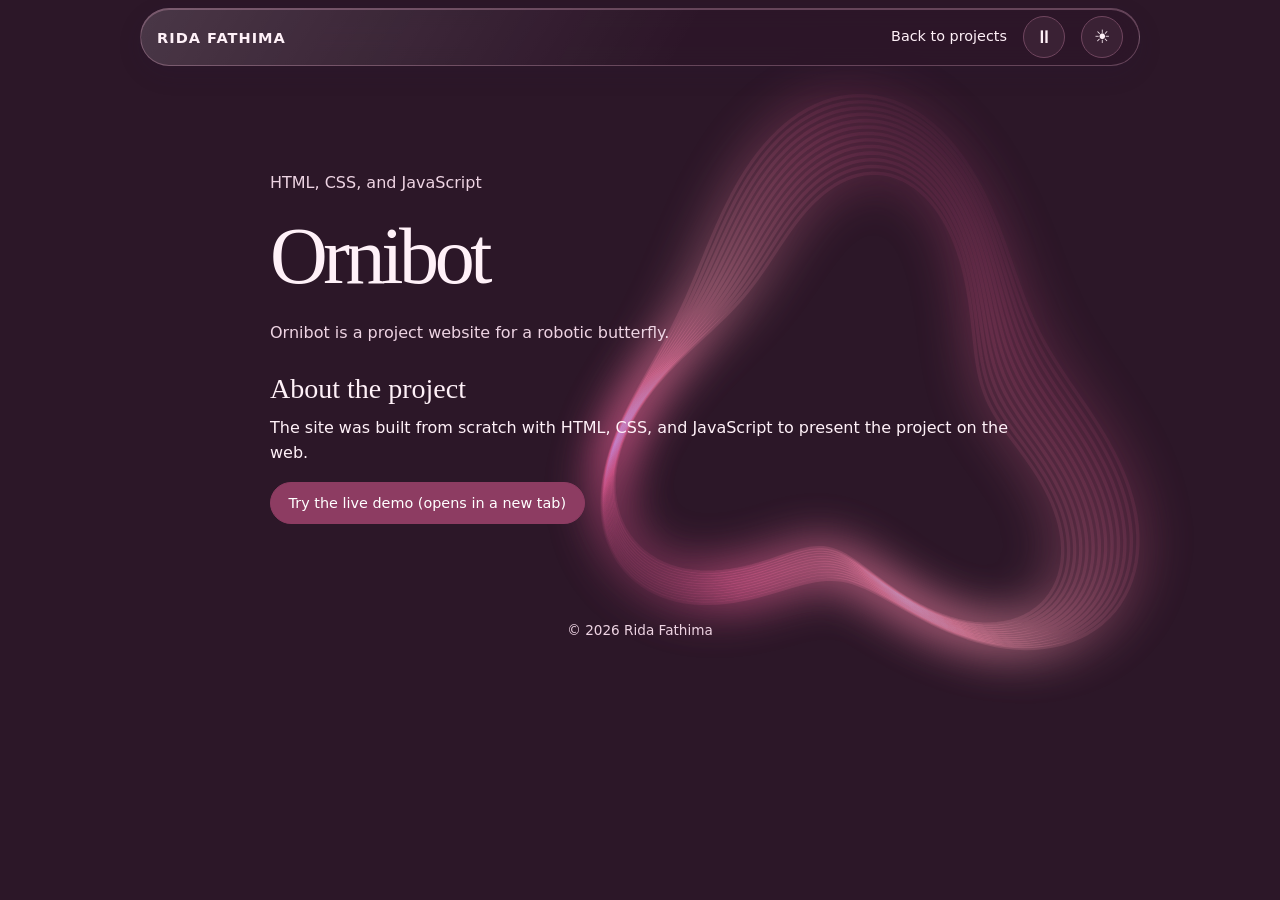
<file: projects/ornibot.html>
<!doctype html>
<html lang="en" data-theme="dark"><head><meta charset="utf-8"><meta name="viewport" content="width=device-width,initial-scale=1">
<meta name="description" content="Hand-coded website for a robotic butterfly.">
<title>Ornibot | Rida Fathima</title>
<script src="../assets/theme.js"></script>
<style>
:root{color-scheme:light;--paper:#faf5ec;--card:#fdfaf6;--ink:#2c201b;--muted:#66544a;--accent:#aa5144;--line:#e5d5c8;--tint:#f3e5da;--serif:Georgia,'Times New Roman',serif}
*{box-sizing:border-box} html{scroll-behavior:smooth} body{margin:0;background:var(--paper);color:var(--ink);font:1rem/1.6 system-ui,sans-serif} a{color:inherit} :focus-visible{outline:2px solid var(--accent);outline-offset:4px}
.wrap{width:min(100% - 40px,1000px);margin-inline:auto} .top{position:sticky;top:0;z-index:2;background:#faf5ecf2;backdrop-filter:blur(12px)}
nav{display:flex;justify-content:space-between;align-items:center;gap:14px;min-height:62px} nav a{text-decoration:none} nav a:hover,.project a:hover{color:var(--accent);text-decoration:underline;text-underline-offset:.25em} .wordmark{font:italic 1.25rem var(--serif)}
.links,.pills{display:flex;flex-wrap:wrap;align-items:center;gap:8px 16px} .links{font-size:.9rem}
header{background:radial-gradient(ellipse at 100% 0,#f6ddd580,transparent 42%)} .hero{min-height:min(650px,85vh);display:grid;align-content:center;justify-items:start;padding-block:65px}
h1,h2,h3,p{margin:0} h1,h2,h3{font-family:var(--serif);font-weight:400;line-height:1.12}
h1{font-size:clamp(3.3rem,9vw,7rem);letter-spacing:-.055em;margin:.12em 0 .23em} h2{font-size:clamp(2.1rem,5vw,3.35rem);margin-bottom:26px} h3{font-size:1.45rem} em{font-weight:inherit;color:var(--accent)}
.hero-role{font:clamp(1.5rem,4vw,2.15rem) var(--serif);margin-bottom:22px;animation:slide 1.2s ease-out both}
@keyframes slide{from{transform:translateX(32px);opacity:0}to{transform:translateX(0);opacity:1}}
.lead,.muted,.project p,.job p{color:var(--muted)} .lead{max-width:63ch} .availability{margin:16px 0 24px;background:var(--tint);padding:.35em .9em;border-radius:999px;font-size:.85rem}
.button{display:inline-block;text-decoration:none;border:1px solid var(--line);border-radius:999px;padding:.55rem 1.1rem;background:var(--card);font:inherit;font-size:.9rem;cursor:pointer;color:var(--ink)} .button.primary{background:var(--accent);color:white;border-color:var(--accent)} .button:hover{box-shadow:0 0 0 2px var(--line)}
main section{padding-block:clamp(47px,8vw,96px);scroll-margin-top:65px} .pills{list-style:none;padding:0;margin:24px 0 0;gap:8px} .pills li{padding:.3rem .85rem;border-radius:999px;background:var(--tint);font-size:.86rem}
.jobs{margin:0;padding:0;list-style:none;border-top:1px solid var(--line)} .job{display:grid;grid-template-columns:minmax(155px,1fr) 2fr auto;gap:20px;padding:20px 0;border-bottom:1px solid var(--line)} .job h3{font-size:1.2rem}.job small{color:var(--muted);white-space:nowrap}
.grid,.review-layout{display:grid;grid-template-columns:repeat(2,minmax(0,1fr));gap:20px;align-items:start}.grid{align-items:stretch}
.project,.review-form,.empty{padding:clamp(18px,3vw,27px);border:1px solid var(--line);border-radius:23px;background:var(--card)} .project p,.review-form p{margin-top:9px;font-size:.92rem} .project a{text-decoration:none}.project small{display:block;color:var(--accent);margin-bottom:12px}
.lab{margin-top:22px}.lab summary{cursor:pointer;font-weight:650}.lab p{margin-top:10px}
.review-form{display:grid;gap:12px}.review-form label{display:grid;gap:5px;font-size:.88rem}.review-form input:not([type=radio],[type=checkbox]),textarea{width:100%;background:var(--paper);color:var(--ink);border:1px solid var(--line);border-radius:12px;padding:.65rem;font:inherit}.review-form textarea{resize:vertical}.review-form fieldset{margin:0;padding:0;border:0}.review-form legend{font-size:.88rem}.rating{display:flex;flex-wrap:wrap;gap:10px}.rating label,.review-form .review-consent{display:flex;align-items:flex-start;gap:4px}.review-form input{accent-color:var(--accent)} #review-status:empty{display:none}.empty{border-style:dashed;text-align:center;background:transparent;color:var(--muted)}
.contact{background:var(--accent);color:#fff;text-align:center;padding:clamp(26px,7vw,60px);border-radius:24px}.contact h2{margin-bottom:10px}.contact em{color:inherit}.contact .button{margin-top:18px;overflow-wrap:anywhere} footer{text-align:center;color:var(--muted);padding:0 20px 34px;font-size:.85rem}
@media(max-width:650px){.wrap{width:calc(100% - 30px)}.grid,.review-layout,.job{grid-template-columns:1fr}.job{gap:6px}.hero{min-height:0}.links{gap:10px}nav{flex-wrap:wrap}}
@media(prefers-reduced-motion:reduce){html{scroll-behavior:auto}.hero-role{animation:none}}

.hero-role { animation:none; margin-bottom:22px; min-height:2.5em; }
.hero-role + .visually-hidden + .lead { margin-bottom:24px; }
#typed-role[data-typing] { border-right:.06em solid currentColor; padding-right:.09em; }
.visually-hidden { position:absolute; width:1px; height:1px; clip-path:inset(50%); overflow:hidden; white-space:nowrap; }
.jobs { position:relative; display:grid; grid-template-columns:repeat(2,minmax(0,1fr)); gap:20px 46px; border:0; }
.jobs::before { content:""; position:absolute; top:24px; bottom:24px; width:2px; left:calc(50% - 1px); background:var(--line); }
.job { position:relative; display:flex; flex-direction:column; gap:10px; border:1px solid var(--line); border-radius:20px; background:var(--card); padding:20px 24px; }
.job::before { content:""; position:absolute; width:11px; height:11px; border-radius:50%; left:-30px; top:28px; background:var(--accent); border:2px solid var(--paper); }
.job:nth-child(odd)::before { left:auto; right:-30px; }
.job small { order:-1; color:var(--accent); }
@media(max-width:650px) {
  .jobs { grid-template-columns:1fr; gap:12px; padding-left:24px; }
  .jobs::before { left:5px; }
  .job::before,.job:nth-child(odd)::before { left:-26px; right:auto; }
}

:root { --paper:#f8f3fb; --card:#fffbff; --ink:#2e2038; --muted:#5f506b; --accent:#704484; --line:#dfd0e7; --tint:#eee1f4; --nav:#f8f3fbf2; --hero-glow:#dcc5edaa; --accent-fill:#704484; }
:root[data-theme="dark"] { color-scheme:dark; --paper:#201727; --card:#2d2236; --ink:#f6ebfa; --muted:#ddcbe5; --accent:#ddb5eb; --line:#624f6c; --tint:#3d2b49; --nav:#201727f2; --hero-glow:#65427882; --accent-fill:#77468c; }
.top { background:var(--nav); }
header { background:radial-gradient(ellipse at 100% 0,var(--hero-glow),transparent 48%); }
.button.primary,.contact { background:var(--accent-fill); color:white; border-color:var(--accent-fill); }
.theme-switch { width:42px; height:42px; padding:0; font-size:1.15rem; }
.project-link { display:block; color:inherit; text-decoration:none; }
.project-link:hover,.project-link:focus-visible { border-color:var(--accent); }
.project-link:hover h3 { color:var(--accent); text-decoration:underline; text-underline-offset:.2em; }
.project-detail { max-width:740px; min-height:60vh; }
.project-detail h1 { font-size:clamp(2.7rem,7vw,5rem); }
.project-detail h2 { font-size:1.75rem; margin:28px 0 10px; }
.project-detail p { margin-bottom:16px; }

:root {
  --paper:#f1edf8; --card:#fcfaff; --ink:#281e38; --muted:#554865;
  --line:#d9cce8; --tint:#e7def3; --accent:#653a96; --accent-fill:#633b8a;
  --nav:#f1edf8c7; --hero-glow:#c9b3eb9c; --glass-rim:#fffc;
}
:root[data-theme="dark"] {
  --paper:#1d1828; --card:#292235; --ink:#f3edf9; --muted:#d4c7e3;
  --line:#5b4b6c; --tint:#362b45; --accent:#dfc1ff; --accent-fill:#71469a;
  --nav:#1d1828c7; --hero-glow:#65468791; --glass-rim:#dbbef042;
}
html { scrollbar-width:none; }
html::-webkit-scrollbar { display:none; }
.top {
  background:var(--nav); border-bottom:1px solid var(--glass-rim);
  -webkit-backdrop-filter:blur(18px) saturate(145%);
  backdrop-filter:blur(18px) saturate(145%);
  box-shadow:0 6px 22px #26183713,inset 0 1px 0 var(--glass-rim);
}
.button,.project-link {
  transition:transform 180ms ease,box-shadow 180ms ease,border-color 180ms ease;
}
@media (hover:hover) {
  .button:hover,.project-link:hover { transform:translateY(-3px); }
  .project-link:hover { box-shadow:0 12px 28px #34204218; }
}
.awards-window { overflow:hidden; margin-top:24px; }
.awards-track { display:flex; width:max-content; animation:awards-scroll 32s linear infinite; }
.awards-track .pills { flex:none; flex-wrap:nowrap; margin:0; padding-inline-end:8px; }
.awards-track li { white-space:nowrap; }
.awards-window:is(:hover,:focus-within) .awards-track { animation-play-state:paused; }
@keyframes awards-scroll { to { transform:translateX(-50%); } }
@media(prefers-reduced-motion:reduce) {
  .button,.project-link { transition:none; }
  .button:hover,.project-link:hover { transform:none; }
  .awards-track { width:auto; animation:none; }
  .awards-track .pills { flex-wrap:wrap; }
  .awards-track [aria-hidden="true"] { display:none; }
}

.top { background:none; border:0; box-shadow:none; backdrop-filter:none; padding:8px 0; }
.top nav { min-height:58px; padding:5px 16px; border:1px solid var(--glass-rim); border-radius:30px;
  background:linear-gradient(120deg,#ffffff24,transparent 55%),var(--nav);
  backdrop-filter:blur(22px) saturate(155%); -webkit-backdrop-filter:blur(22px) saturate(155%);
  box-shadow:inset 0 1px 0 var(--glass-rim),0 8px 24px #29183e20; }
.top .wordmark { font:700 .91rem system-ui,sans-serif; letter-spacing:.07em; text-transform:uppercase; white-space:nowrap; }
main section { scroll-margin-top:105px; }
.project { background:color-mix(in srgb,var(--card) 78%,transparent); box-shadow:inset 0 1px 0 var(--glass-rim); }
.hero-role button { font:inherit; color:inherit; background:none; border:0; padding:0; cursor:pointer; text-align:left; }
.review-form .button { width:100%; }
.review-form .button:disabled { opacity:.65; cursor:default; box-shadow:none; transform:none; }
.reviews-kicker { color:var(--accent); text-transform:uppercase; letter-spacing:.19em; font-size:.78rem; margin-bottom:6px; }
.rating { display:flex; gap:4px; }
.rating label { position:relative; display:inline-flex; cursor:pointer; }
.rating input { position:absolute; opacity:0; }
.rating span { color:var(--accent); font-size:1.35rem; line-height:1.4; }
.rating input:focus-visible + span { outline:2px solid var(--accent); outline-offset:3px; }
.rating label:has(~ label input:checked) span,.rating label:has(input:checked) span { color:var(--accent); }
.rating:has(input:checked) label:has(input:not(:checked)):not(:has(~ label input:checked)) span { opacity:.42; }
.reviews-feed { display:grid; gap:12px; }
.review-entry p { margin-top:8px; white-space:pre-wrap; overflow-wrap:anywhere; }
@media(max-width:650px) { .top nav { gap:4px; padding:8px 12px; } .top .links { gap:7px 10px; } main section { scroll-margin-top:125px; } }
</style>
<link rel="stylesheet" href="../assets/aurora.css">
<script defer src="../assets/aurora.js"></script>
</head>
<body>
<canvas class="aurora" aria-hidden="true"></canvas>
<div class="top"><nav class="wrap" aria-label="Portfolio navigation"><a class="wordmark" href="../index.html">Rida Fathima</a><div class="links"><a href="../index.html#work">Back to projects</a><button id="background-motion" type="button" class="button theme-switch" hidden></button><button id="theme" type="button" class="button theme-switch" aria-label="Switch color theme" hidden>☾</button></div></nav></div>
<main class="wrap project-detail"><section><p class="muted">HTML, CSS, and JavaScript</p><h1>Ornibot</h1><p class="lead">Ornibot is a project website for a robotic butterfly.</p><h2>About the project</h2><p>The site was built from scratch with HTML, CSS, and JavaScript to present the project on the web.</p><a class="button primary" href="https://rida-2006.github.io/Ornibot-The-Robo-butterfly/" target="_blank" rel="noopener">Try the live demo (opens in a new tab)</a></section></main>
<footer>© 2026 Rida Fathima</footer></body></html>
</file>
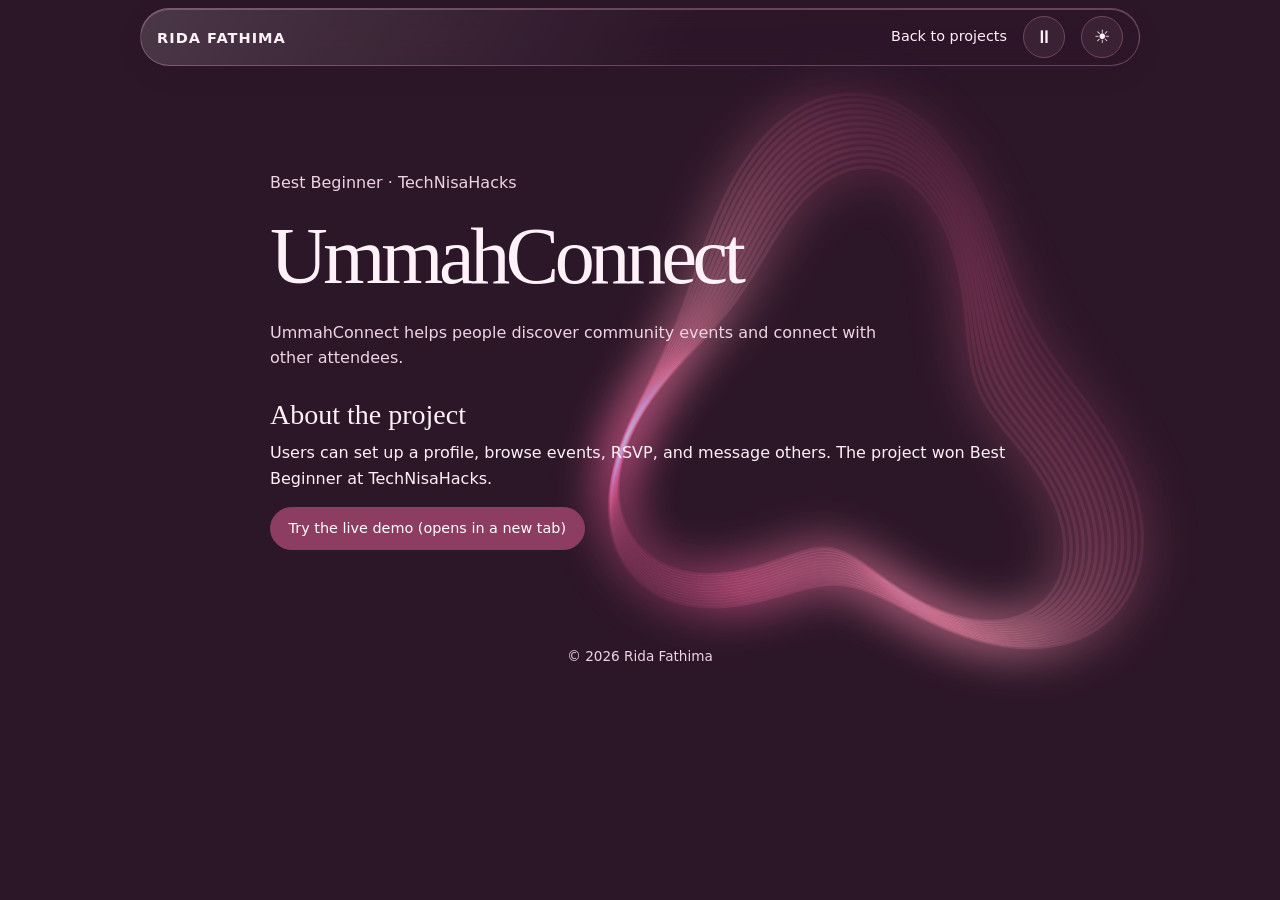
<file: projects/ummahconnect.html>
<!doctype html>
<html lang="en" data-theme="dark"><head><meta charset="utf-8"><meta name="viewport" content="width=device-width,initial-scale=1">
<meta name="description" content="Community discovery app with profiles, events, RSVPs, and messaging on Firebase.">
<title>UmmahConnect | Rida Fathima</title>
<script src="../assets/theme.js"></script>
<style>
:root{color-scheme:light;--paper:#faf5ec;--card:#fdfaf6;--ink:#2c201b;--muted:#66544a;--accent:#aa5144;--line:#e5d5c8;--tint:#f3e5da;--serif:Georgia,'Times New Roman',serif}
*{box-sizing:border-box} html{scroll-behavior:smooth} body{margin:0;background:var(--paper);color:var(--ink);font:1rem/1.6 system-ui,sans-serif} a{color:inherit} :focus-visible{outline:2px solid var(--accent);outline-offset:4px}
.wrap{width:min(100% - 40px,1000px);margin-inline:auto} .top{position:sticky;top:0;z-index:2;background:#faf5ecf2;backdrop-filter:blur(12px)}
nav{display:flex;justify-content:space-between;align-items:center;gap:14px;min-height:62px} nav a{text-decoration:none} nav a:hover,.project a:hover{color:var(--accent);text-decoration:underline;text-underline-offset:.25em} .wordmark{font:italic 1.25rem var(--serif)}
.links,.pills{display:flex;flex-wrap:wrap;align-items:center;gap:8px 16px} .links{font-size:.9rem}
header{background:radial-gradient(ellipse at 100% 0,#f6ddd580,transparent 42%)} .hero{min-height:min(650px,85vh);display:grid;align-content:center;justify-items:start;padding-block:65px}
h1,h2,h3,p{margin:0} h1,h2,h3{font-family:var(--serif);font-weight:400;line-height:1.12}
h1{font-size:clamp(3.3rem,9vw,7rem);letter-spacing:-.055em;margin:.12em 0 .23em} h2{font-size:clamp(2.1rem,5vw,3.35rem);margin-bottom:26px} h3{font-size:1.45rem} em{font-weight:inherit;color:var(--accent)}
.hero-role{font:clamp(1.5rem,4vw,2.15rem) var(--serif);margin-bottom:22px;animation:slide 1.2s ease-out both}
@keyframes slide{from{transform:translateX(32px);opacity:0}to{transform:translateX(0);opacity:1}}
.lead,.muted,.project p,.job p{color:var(--muted)} .lead{max-width:63ch} .availability{margin:16px 0 24px;background:var(--tint);padding:.35em .9em;border-radius:999px;font-size:.85rem}
.button{display:inline-block;text-decoration:none;border:1px solid var(--line);border-radius:999px;padding:.55rem 1.1rem;background:var(--card);font:inherit;font-size:.9rem;cursor:pointer;color:var(--ink)} .button.primary{background:var(--accent);color:white;border-color:var(--accent)} .button:hover{box-shadow:0 0 0 2px var(--line)}
main section{padding-block:clamp(47px,8vw,96px);scroll-margin-top:65px} .pills{list-style:none;padding:0;margin:24px 0 0;gap:8px} .pills li{padding:.3rem .85rem;border-radius:999px;background:var(--tint);font-size:.86rem}
.jobs{margin:0;padding:0;list-style:none;border-top:1px solid var(--line)} .job{display:grid;grid-template-columns:minmax(155px,1fr) 2fr auto;gap:20px;padding:20px 0;border-bottom:1px solid var(--line)} .job h3{font-size:1.2rem}.job small{color:var(--muted);white-space:nowrap}
.grid,.review-layout{display:grid;grid-template-columns:repeat(2,minmax(0,1fr));gap:20px;align-items:start}.grid{align-items:stretch}
.project,.review-form,.empty{padding:clamp(18px,3vw,27px);border:1px solid var(--line);border-radius:23px;background:var(--card)} .project p,.review-form p{margin-top:9px;font-size:.92rem} .project a{text-decoration:none}.project small{display:block;color:var(--accent);margin-bottom:12px}
.lab{margin-top:22px}.lab summary{cursor:pointer;font-weight:650}.lab p{margin-top:10px}
.review-form{display:grid;gap:12px}.review-form label{display:grid;gap:5px;font-size:.88rem}.review-form input:not([type=radio],[type=checkbox]),textarea{width:100%;background:var(--paper);color:var(--ink);border:1px solid var(--line);border-radius:12px;padding:.65rem;font:inherit}.review-form textarea{resize:vertical}.review-form fieldset{margin:0;padding:0;border:0}.review-form legend{font-size:.88rem}.rating{display:flex;flex-wrap:wrap;gap:10px}.rating label,.review-form .review-consent{display:flex;align-items:flex-start;gap:4px}.review-form input{accent-color:var(--accent)} #review-status:empty{display:none}.empty{border-style:dashed;text-align:center;background:transparent;color:var(--muted)}
.contact{background:var(--accent);color:#fff;text-align:center;padding:clamp(26px,7vw,60px);border-radius:24px}.contact h2{margin-bottom:10px}.contact em{color:inherit}.contact .button{margin-top:18px;overflow-wrap:anywhere} footer{text-align:center;color:var(--muted);padding:0 20px 34px;font-size:.85rem}
@media(max-width:650px){.wrap{width:calc(100% - 30px)}.grid,.review-layout,.job{grid-template-columns:1fr}.job{gap:6px}.hero{min-height:0}.links{gap:10px}nav{flex-wrap:wrap}}
@media(prefers-reduced-motion:reduce){html{scroll-behavior:auto}.hero-role{animation:none}}

.hero-role { animation:none; margin-bottom:22px; min-height:2.5em; }
.hero-role + .visually-hidden + .lead { margin-bottom:24px; }
#typed-role[data-typing] { border-right:.06em solid currentColor; padding-right:.09em; }
.visually-hidden { position:absolute; width:1px; height:1px; clip-path:inset(50%); overflow:hidden; white-space:nowrap; }
.jobs { position:relative; display:grid; grid-template-columns:repeat(2,minmax(0,1fr)); gap:20px 46px; border:0; }
.jobs::before { content:""; position:absolute; top:24px; bottom:24px; width:2px; left:calc(50% - 1px); background:var(--line); }
.job { position:relative; display:flex; flex-direction:column; gap:10px; border:1px solid var(--line); border-radius:20px; background:var(--card); padding:20px 24px; }
.job::before { content:""; position:absolute; width:11px; height:11px; border-radius:50%; left:-30px; top:28px; background:var(--accent); border:2px solid var(--paper); }
.job:nth-child(odd)::before { left:auto; right:-30px; }
.job small { order:-1; color:var(--accent); }
@media(max-width:650px) {
  .jobs { grid-template-columns:1fr; gap:12px; padding-left:24px; }
  .jobs::before { left:5px; }
  .job::before,.job:nth-child(odd)::before { left:-26px; right:auto; }
}

:root { --paper:#f8f3fb; --card:#fffbff; --ink:#2e2038; --muted:#5f506b; --accent:#704484; --line:#dfd0e7; --tint:#eee1f4; --nav:#f8f3fbf2; --hero-glow:#dcc5edaa; --accent-fill:#704484; }
:root[data-theme="dark"] { color-scheme:dark; --paper:#201727; --card:#2d2236; --ink:#f6ebfa; --muted:#ddcbe5; --accent:#ddb5eb; --line:#624f6c; --tint:#3d2b49; --nav:#201727f2; --hero-glow:#65427882; --accent-fill:#77468c; }
.top { background:var(--nav); }
header { background:radial-gradient(ellipse at 100% 0,var(--hero-glow),transparent 48%); }
.button.primary,.contact { background:var(--accent-fill); color:white; border-color:var(--accent-fill); }
.theme-switch { width:42px; height:42px; padding:0; font-size:1.15rem; }
.project-link { display:block; color:inherit; text-decoration:none; }
.project-link:hover,.project-link:focus-visible { border-color:var(--accent); }
.project-link:hover h3 { color:var(--accent); text-decoration:underline; text-underline-offset:.2em; }
.project-detail { max-width:740px; min-height:60vh; }
.project-detail h1 { font-size:clamp(2.7rem,7vw,5rem); }
.project-detail h2 { font-size:1.75rem; margin:28px 0 10px; }
.project-detail p { margin-bottom:16px; }

:root {
  --paper:#f1edf8; --card:#fcfaff; --ink:#281e38; --muted:#554865;
  --line:#d9cce8; --tint:#e7def3; --accent:#653a96; --accent-fill:#633b8a;
  --nav:#f1edf8c7; --hero-glow:#c9b3eb9c; --glass-rim:#fffc;
}
:root[data-theme="dark"] {
  --paper:#1d1828; --card:#292235; --ink:#f3edf9; --muted:#d4c7e3;
  --line:#5b4b6c; --tint:#362b45; --accent:#dfc1ff; --accent-fill:#71469a;
  --nav:#1d1828c7; --hero-glow:#65468791; --glass-rim:#dbbef042;
}
html { scrollbar-width:none; }
html::-webkit-scrollbar { display:none; }
.top {
  background:var(--nav); border-bottom:1px solid var(--glass-rim);
  -webkit-backdrop-filter:blur(18px) saturate(145%);
  backdrop-filter:blur(18px) saturate(145%);
  box-shadow:0 6px 22px #26183713,inset 0 1px 0 var(--glass-rim);
}
.button,.project-link {
  transition:transform 180ms ease,box-shadow 180ms ease,border-color 180ms ease;
}
@media (hover:hover) {
  .button:hover,.project-link:hover { transform:translateY(-3px); }
  .project-link:hover { box-shadow:0 12px 28px #34204218; }
}
.awards-window { overflow:hidden; margin-top:24px; }
.awards-track { display:flex; width:max-content; animation:awards-scroll 32s linear infinite; }
.awards-track .pills { flex:none; flex-wrap:nowrap; margin:0; padding-inline-end:8px; }
.awards-track li { white-space:nowrap; }
.awards-window:is(:hover,:focus-within) .awards-track { animation-play-state:paused; }
@keyframes awards-scroll { to { transform:translateX(-50%); } }
@media(prefers-reduced-motion:reduce) {
  .button,.project-link { transition:none; }
  .button:hover,.project-link:hover { transform:none; }
  .awards-track { width:auto; animation:none; }
  .awards-track .pills { flex-wrap:wrap; }
  .awards-track [aria-hidden="true"] { display:none; }
}

.top { background:none; border:0; box-shadow:none; backdrop-filter:none; padding:8px 0; }
.top nav { min-height:58px; padding:5px 16px; border:1px solid var(--glass-rim); border-radius:30px;
  background:linear-gradient(120deg,#ffffff24,transparent 55%),var(--nav);
  backdrop-filter:blur(22px) saturate(155%); -webkit-backdrop-filter:blur(22px) saturate(155%);
  box-shadow:inset 0 1px 0 var(--glass-rim),0 8px 24px #29183e20; }
.top .wordmark { font:700 .91rem system-ui,sans-serif; letter-spacing:.07em; text-transform:uppercase; white-space:nowrap; }
main section { scroll-margin-top:105px; }
.project { background:color-mix(in srgb,var(--card) 78%,transparent); box-shadow:inset 0 1px 0 var(--glass-rim); }
.hero-role button { font:inherit; color:inherit; background:none; border:0; padding:0; cursor:pointer; text-align:left; }
.review-form .button { width:100%; }
.review-form .button:disabled { opacity:.65; cursor:default; box-shadow:none; transform:none; }
.reviews-kicker { color:var(--accent); text-transform:uppercase; letter-spacing:.19em; font-size:.78rem; margin-bottom:6px; }
.rating { display:flex; gap:4px; }
.rating label { position:relative; display:inline-flex; cursor:pointer; }
.rating input { position:absolute; opacity:0; }
.rating span { color:var(--accent); font-size:1.35rem; line-height:1.4; }
.rating input:focus-visible + span { outline:2px solid var(--accent); outline-offset:3px; }
.rating label:has(~ label input:checked) span,.rating label:has(input:checked) span { color:var(--accent); }
.rating:has(input:checked) label:has(input:not(:checked)):not(:has(~ label input:checked)) span { opacity:.42; }
.reviews-feed { display:grid; gap:12px; }
.review-entry p { margin-top:8px; white-space:pre-wrap; overflow-wrap:anywhere; }
@media(max-width:650px) { .top nav { gap:4px; padding:8px 12px; } .top .links { gap:7px 10px; } main section { scroll-margin-top:125px; } }
</style>
<link rel="stylesheet" href="../assets/aurora.css">
<script defer src="../assets/aurora.js"></script>
</head>
<body>
<canvas class="aurora" aria-hidden="true"></canvas>
<div class="top"><nav class="wrap" aria-label="Portfolio navigation"><a class="wordmark" href="../index.html">Rida Fathima</a><div class="links"><a href="../index.html#work">Back to projects</a><button id="background-motion" type="button" class="button theme-switch" hidden></button><button id="theme" type="button" class="button theme-switch" aria-label="Switch color theme" hidden>☾</button></div></nav></div>
<main class="wrap project-detail"><section><p class="muted">Best Beginner · TechNisaHacks</p><h1>UmmahConnect</h1><p class="lead">UmmahConnect helps people discover community events and connect with other attendees.</p><h2>About the project</h2><p>Users can set up a profile, browse events, RSVP, and message others. The project won Best Beginner at TechNisaHacks.</p><a class="button primary" href="https://rida-2006.github.io/ummahconnect/" target="_blank" rel="noopener">Try the live demo (opens in a new tab)</a></section></main>
<footer>© 2026 Rida Fathima</footer></body></html>
</file>
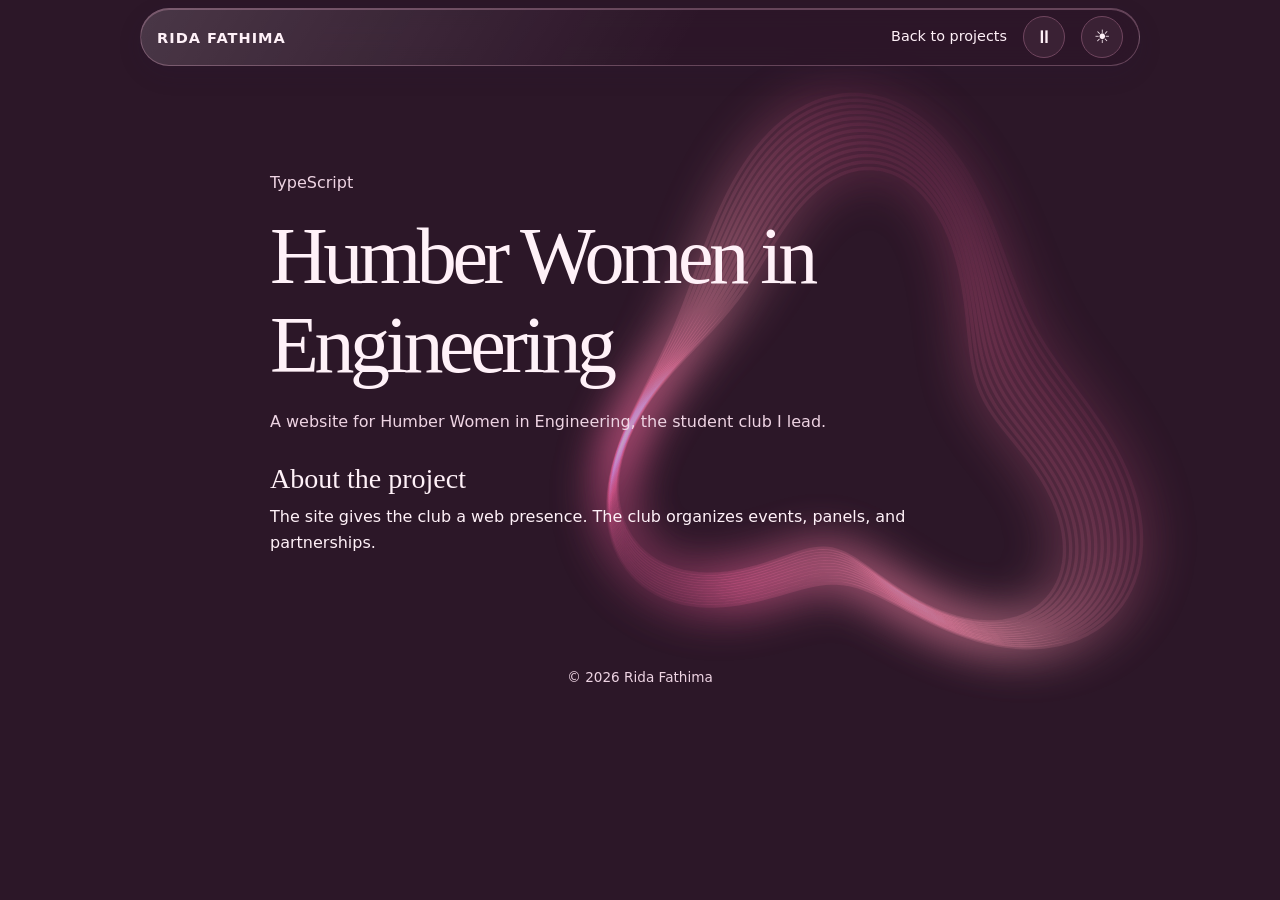
<file: projects/women-in-engineering.html>
<!doctype html>
<html lang="en" data-theme="dark"><head><meta charset="utf-8"><meta name="viewport" content="width=device-width,initial-scale=1">
<meta name="description" content="Website for the club I lead at Humber.">
<title>Humber Women in Engineering | Rida Fathima</title>
<script src="../assets/theme.js"></script>
<style>
:root{color-scheme:light;--paper:#faf5ec;--card:#fdfaf6;--ink:#2c201b;--muted:#66544a;--accent:#aa5144;--line:#e5d5c8;--tint:#f3e5da;--serif:Georgia,'Times New Roman',serif}
*{box-sizing:border-box} html{scroll-behavior:smooth} body{margin:0;background:var(--paper);color:var(--ink);font:1rem/1.6 system-ui,sans-serif} a{color:inherit} :focus-visible{outline:2px solid var(--accent);outline-offset:4px}
.wrap{width:min(100% - 40px,1000px);margin-inline:auto} .top{position:sticky;top:0;z-index:2;background:#faf5ecf2;backdrop-filter:blur(12px)}
nav{display:flex;justify-content:space-between;align-items:center;gap:14px;min-height:62px} nav a{text-decoration:none} nav a:hover,.project a:hover{color:var(--accent);text-decoration:underline;text-underline-offset:.25em} .wordmark{font:italic 1.25rem var(--serif)}
.links,.pills{display:flex;flex-wrap:wrap;align-items:center;gap:8px 16px} .links{font-size:.9rem}
header{background:radial-gradient(ellipse at 100% 0,#f6ddd580,transparent 42%)} .hero{min-height:min(650px,85vh);display:grid;align-content:center;justify-items:start;padding-block:65px}
h1,h2,h3,p{margin:0} h1,h2,h3{font-family:var(--serif);font-weight:400;line-height:1.12}
h1{font-size:clamp(3.3rem,9vw,7rem);letter-spacing:-.055em;margin:.12em 0 .23em} h2{font-size:clamp(2.1rem,5vw,3.35rem);margin-bottom:26px} h3{font-size:1.45rem} em{font-weight:inherit;color:var(--accent)}
.hero-role{font:clamp(1.5rem,4vw,2.15rem) var(--serif);margin-bottom:22px;animation:slide 1.2s ease-out both}
@keyframes slide{from{transform:translateX(32px);opacity:0}to{transform:translateX(0);opacity:1}}
.lead,.muted,.project p,.job p{color:var(--muted)} .lead{max-width:63ch} .availability{margin:16px 0 24px;background:var(--tint);padding:.35em .9em;border-radius:999px;font-size:.85rem}
.button{display:inline-block;text-decoration:none;border:1px solid var(--line);border-radius:999px;padding:.55rem 1.1rem;background:var(--card);font:inherit;font-size:.9rem;cursor:pointer;color:var(--ink)} .button.primary{background:var(--accent);color:white;border-color:var(--accent)} .button:hover{box-shadow:0 0 0 2px var(--line)}
main section{padding-block:clamp(47px,8vw,96px);scroll-margin-top:65px} .pills{list-style:none;padding:0;margin:24px 0 0;gap:8px} .pills li{padding:.3rem .85rem;border-radius:999px;background:var(--tint);font-size:.86rem}
.jobs{margin:0;padding:0;list-style:none;border-top:1px solid var(--line)} .job{display:grid;grid-template-columns:minmax(155px,1fr) 2fr auto;gap:20px;padding:20px 0;border-bottom:1px solid var(--line)} .job h3{font-size:1.2rem}.job small{color:var(--muted);white-space:nowrap}
.grid,.review-layout{display:grid;grid-template-columns:repeat(2,minmax(0,1fr));gap:20px;align-items:start}.grid{align-items:stretch}
.project,.review-form,.empty{padding:clamp(18px,3vw,27px);border:1px solid var(--line);border-radius:23px;background:var(--card)} .project p,.review-form p{margin-top:9px;font-size:.92rem} .project a{text-decoration:none}.project small{display:block;color:var(--accent);margin-bottom:12px}
.lab{margin-top:22px}.lab summary{cursor:pointer;font-weight:650}.lab p{margin-top:10px}
.review-form{display:grid;gap:12px}.review-form label{display:grid;gap:5px;font-size:.88rem}.review-form input:not([type=radio],[type=checkbox]),textarea{width:100%;background:var(--paper);color:var(--ink);border:1px solid var(--line);border-radius:12px;padding:.65rem;font:inherit}.review-form textarea{resize:vertical}.review-form fieldset{margin:0;padding:0;border:0}.review-form legend{font-size:.88rem}.rating{display:flex;flex-wrap:wrap;gap:10px}.rating label,.review-form .review-consent{display:flex;align-items:flex-start;gap:4px}.review-form input{accent-color:var(--accent)} #review-status:empty{display:none}.empty{border-style:dashed;text-align:center;background:transparent;color:var(--muted)}
.contact{background:var(--accent);color:#fff;text-align:center;padding:clamp(26px,7vw,60px);border-radius:24px}.contact h2{margin-bottom:10px}.contact em{color:inherit}.contact .button{margin-top:18px;overflow-wrap:anywhere} footer{text-align:center;color:var(--muted);padding:0 20px 34px;font-size:.85rem}
@media(max-width:650px){.wrap{width:calc(100% - 30px)}.grid,.review-layout,.job{grid-template-columns:1fr}.job{gap:6px}.hero{min-height:0}.links{gap:10px}nav{flex-wrap:wrap}}
@media(prefers-reduced-motion:reduce){html{scroll-behavior:auto}.hero-role{animation:none}}

.hero-role { animation:none; margin-bottom:22px; min-height:2.5em; }
.hero-role + .visually-hidden + .lead { margin-bottom:24px; }
#typed-role[data-typing] { border-right:.06em solid currentColor; padding-right:.09em; }
.visually-hidden { position:absolute; width:1px; height:1px; clip-path:inset(50%); overflow:hidden; white-space:nowrap; }
.jobs { position:relative; display:grid; grid-template-columns:repeat(2,minmax(0,1fr)); gap:20px 46px; border:0; }
.jobs::before { content:""; position:absolute; top:24px; bottom:24px; width:2px; left:calc(50% - 1px); background:var(--line); }
.job { position:relative; display:flex; flex-direction:column; gap:10px; border:1px solid var(--line); border-radius:20px; background:var(--card); padding:20px 24px; }
.job::before { content:""; position:absolute; width:11px; height:11px; border-radius:50%; left:-30px; top:28px; background:var(--accent); border:2px solid var(--paper); }
.job:nth-child(odd)::before { left:auto; right:-30px; }
.job small { order:-1; color:var(--accent); }
@media(max-width:650px) {
  .jobs { grid-template-columns:1fr; gap:12px; padding-left:24px; }
  .jobs::before { left:5px; }
  .job::before,.job:nth-child(odd)::before { left:-26px; right:auto; }
}

:root { --paper:#f8f3fb; --card:#fffbff; --ink:#2e2038; --muted:#5f506b; --accent:#704484; --line:#dfd0e7; --tint:#eee1f4; --nav:#f8f3fbf2; --hero-glow:#dcc5edaa; --accent-fill:#704484; }
:root[data-theme="dark"] { color-scheme:dark; --paper:#201727; --card:#2d2236; --ink:#f6ebfa; --muted:#ddcbe5; --accent:#ddb5eb; --line:#624f6c; --tint:#3d2b49; --nav:#201727f2; --hero-glow:#65427882; --accent-fill:#77468c; }
.top { background:var(--nav); }
header { background:radial-gradient(ellipse at 100% 0,var(--hero-glow),transparent 48%); }
.button.primary,.contact { background:var(--accent-fill); color:white; border-color:var(--accent-fill); }
.theme-switch { width:42px; height:42px; padding:0; font-size:1.15rem; }
.project-link { display:block; color:inherit; text-decoration:none; }
.project-link:hover,.project-link:focus-visible { border-color:var(--accent); }
.project-link:hover h3 { color:var(--accent); text-decoration:underline; text-underline-offset:.2em; }
.project-detail { max-width:740px; min-height:60vh; }
.project-detail h1 { font-size:clamp(2.7rem,7vw,5rem); }
.project-detail h2 { font-size:1.75rem; margin:28px 0 10px; }
.project-detail p { margin-bottom:16px; }

:root {
  --paper:#f1edf8; --card:#fcfaff; --ink:#281e38; --muted:#554865;
  --line:#d9cce8; --tint:#e7def3; --accent:#653a96; --accent-fill:#633b8a;
  --nav:#f1edf8c7; --hero-glow:#c9b3eb9c; --glass-rim:#fffc;
}
:root[data-theme="dark"] {
  --paper:#1d1828; --card:#292235; --ink:#f3edf9; --muted:#d4c7e3;
  --line:#5b4b6c; --tint:#362b45; --accent:#dfc1ff; --accent-fill:#71469a;
  --nav:#1d1828c7; --hero-glow:#65468791; --glass-rim:#dbbef042;
}
html { scrollbar-width:none; }
html::-webkit-scrollbar { display:none; }
.top {
  background:var(--nav); border-bottom:1px solid var(--glass-rim);
  -webkit-backdrop-filter:blur(18px) saturate(145%);
  backdrop-filter:blur(18px) saturate(145%);
  box-shadow:0 6px 22px #26183713,inset 0 1px 0 var(--glass-rim);
}
.button,.project-link {
  transition:transform 180ms ease,box-shadow 180ms ease,border-color 180ms ease;
}
@media (hover:hover) {
  .button:hover,.project-link:hover { transform:translateY(-3px); }
  .project-link:hover { box-shadow:0 12px 28px #34204218; }
}
.awards-window { overflow:hidden; margin-top:24px; }
.awards-track { display:flex; width:max-content; animation:awards-scroll 32s linear infinite; }
.awards-track .pills { flex:none; flex-wrap:nowrap; margin:0; padding-inline-end:8px; }
.awards-track li { white-space:nowrap; }
.awards-window:is(:hover,:focus-within) .awards-track { animation-play-state:paused; }
@keyframes awards-scroll { to { transform:translateX(-50%); } }
@media(prefers-reduced-motion:reduce) {
  .button,.project-link { transition:none; }
  .button:hover,.project-link:hover { transform:none; }
  .awards-track { width:auto; animation:none; }
  .awards-track .pills { flex-wrap:wrap; }
  .awards-track [aria-hidden="true"] { display:none; }
}

.top { background:none; border:0; box-shadow:none; backdrop-filter:none; padding:8px 0; }
.top nav { min-height:58px; padding:5px 16px; border:1px solid var(--glass-rim); border-radius:30px;
  background:linear-gradient(120deg,#ffffff24,transparent 55%),var(--nav);
  backdrop-filter:blur(22px) saturate(155%); -webkit-backdrop-filter:blur(22px) saturate(155%);
  box-shadow:inset 0 1px 0 var(--glass-rim),0 8px 24px #29183e20; }
.top .wordmark { font:700 .91rem system-ui,sans-serif; letter-spacing:.07em; text-transform:uppercase; white-space:nowrap; }
main section { scroll-margin-top:105px; }
.project { background:color-mix(in srgb,var(--card) 78%,transparent); box-shadow:inset 0 1px 0 var(--glass-rim); }
.hero-role button { font:inherit; color:inherit; background:none; border:0; padding:0; cursor:pointer; text-align:left; }
.review-form .button { width:100%; }
.review-form .button:disabled { opacity:.65; cursor:default; box-shadow:none; transform:none; }
.reviews-kicker { color:var(--accent); text-transform:uppercase; letter-spacing:.19em; font-size:.78rem; margin-bottom:6px; }
.rating { display:flex; gap:4px; }
.rating label { position:relative; display:inline-flex; cursor:pointer; }
.rating input { position:absolute; opacity:0; }
.rating span { color:var(--accent); font-size:1.35rem; line-height:1.4; }
.rating input:focus-visible + span { outline:2px solid var(--accent); outline-offset:3px; }
.rating label:has(~ label input:checked) span,.rating label:has(input:checked) span { color:var(--accent); }
.rating:has(input:checked) label:has(input:not(:checked)):not(:has(~ label input:checked)) span { opacity:.42; }
.reviews-feed { display:grid; gap:12px; }
.review-entry p { margin-top:8px; white-space:pre-wrap; overflow-wrap:anywhere; }
@media(max-width:650px) { .top nav { gap:4px; padding:8px 12px; } .top .links { gap:7px 10px; } main section { scroll-margin-top:125px; } }
</style>
<link rel="stylesheet" href="../assets/aurora.css">
<script defer src="../assets/aurora.js"></script>
</head>
<body>
<canvas class="aurora" aria-hidden="true"></canvas>
<div class="top"><nav class="wrap" aria-label="Portfolio navigation"><a class="wordmark" href="../index.html">Rida Fathima</a><div class="links"><a href="../index.html#work">Back to projects</a><button id="background-motion" type="button" class="button theme-switch" hidden></button><button id="theme" type="button" class="button theme-switch" aria-label="Switch color theme" hidden>☾</button></div></nav></div>
<main class="wrap project-detail"><section><p class="muted">TypeScript</p><h1>Humber Women in Engineering</h1><p class="lead">A website for Humber Women in Engineering, the student club I lead.</p><h2>About the project</h2><p>The site gives the club a web presence. The club organizes events, panels, and partnerships.</p></section></main>
<footer>© 2026 Rida Fathima</footer></body></html>
</file>
<file: assets/aurora.css>
body { isolation: isolate; }

.aurora {
  position: fixed;
  z-index: -1;
  top: 3rem;
  right: max(-5rem, calc((100vw - 1280px) / 2));
  width: min(76vw, 860px);
  height: auto;
  pointer-events: none;
  opacity: .72;
}

:root[data-theme="dark"] header { background: transparent; }
:root[data-theme="light"] .aurora { opacity: .18; }

@media (max-width: 650px) {
  .aurora { top: 7rem; right: -25vw; width: 106vw; opacity: .46; }
}

:root {
  --paper: #f7eef3;
  --card: #fff8fb;
  --ink: #311d2b;
  --muted: #654b5c;
  --line: #dfc3d3;
  --tint: #efdce7;
  --accent: #823759;
  --accent-fill: #823759;
  --nav: #f7eef3cf;
  --hero-glow: #e8aecb8a;
  --glass-fill: color-mix(in srgb, var(--card) 63%, transparent);
  --glass-field: color-mix(in srgb, var(--paper) 58%, transparent);
  --glass-highlight: rgba(255, 255, 255, .55);
}

:root[data-theme="dark"] {
  --paper: #2c1728;
  --card: #3a2134;
  --ink: #fff1f8;
  --muted: #eed4e3;
  --line: #70465f;
  --tint: #48283d;
  --accent: #ffc8e0;
  --accent-fill: #8d3c62;
  --nav: #2c1728ce;
  --glass-rim: #ffc2dc46;
  --glass-highlight: rgba(255, 194, 220, .17);
}

.project, .job, .review-form, .empty {
  background: var(--card);
  background: linear-gradient(145deg, var(--glass-highlight), transparent 52%), var(--glass-fill);
  border-color: color-mix(in srgb, var(--line) 80%, var(--glass-highlight));
  box-shadow: inset 0 1px 0 var(--glass-highlight), 0 12px 32px rgba(37, 13, 30, .12);
  -webkit-backdrop-filter: blur(15px) saturate(145%);
  backdrop-filter: blur(15px) saturate(145%);
}

.review-form input:not([type=radio], [type=checkbox]), .review-form textarea {
  background: var(--glass-field);
  box-shadow: inset 0 1px 3px rgba(37, 13, 30, .09);
}

.review-entry { min-width: 0; overflow-wrap: anywhere; }

@media (hover: hover) and (pointer: fine) and (forced-colors: none) {
  body { cursor: url("./aurora-pointer.cur.png") 4 3, auto; }
  a, button:not(:disabled), summary, .rating label {
    cursor: url("./aurora-action.cur.png") 12 12, pointer;
  }
  input:not([type=radio], [type=checkbox]), textarea { cursor: text; }
}
</file>
